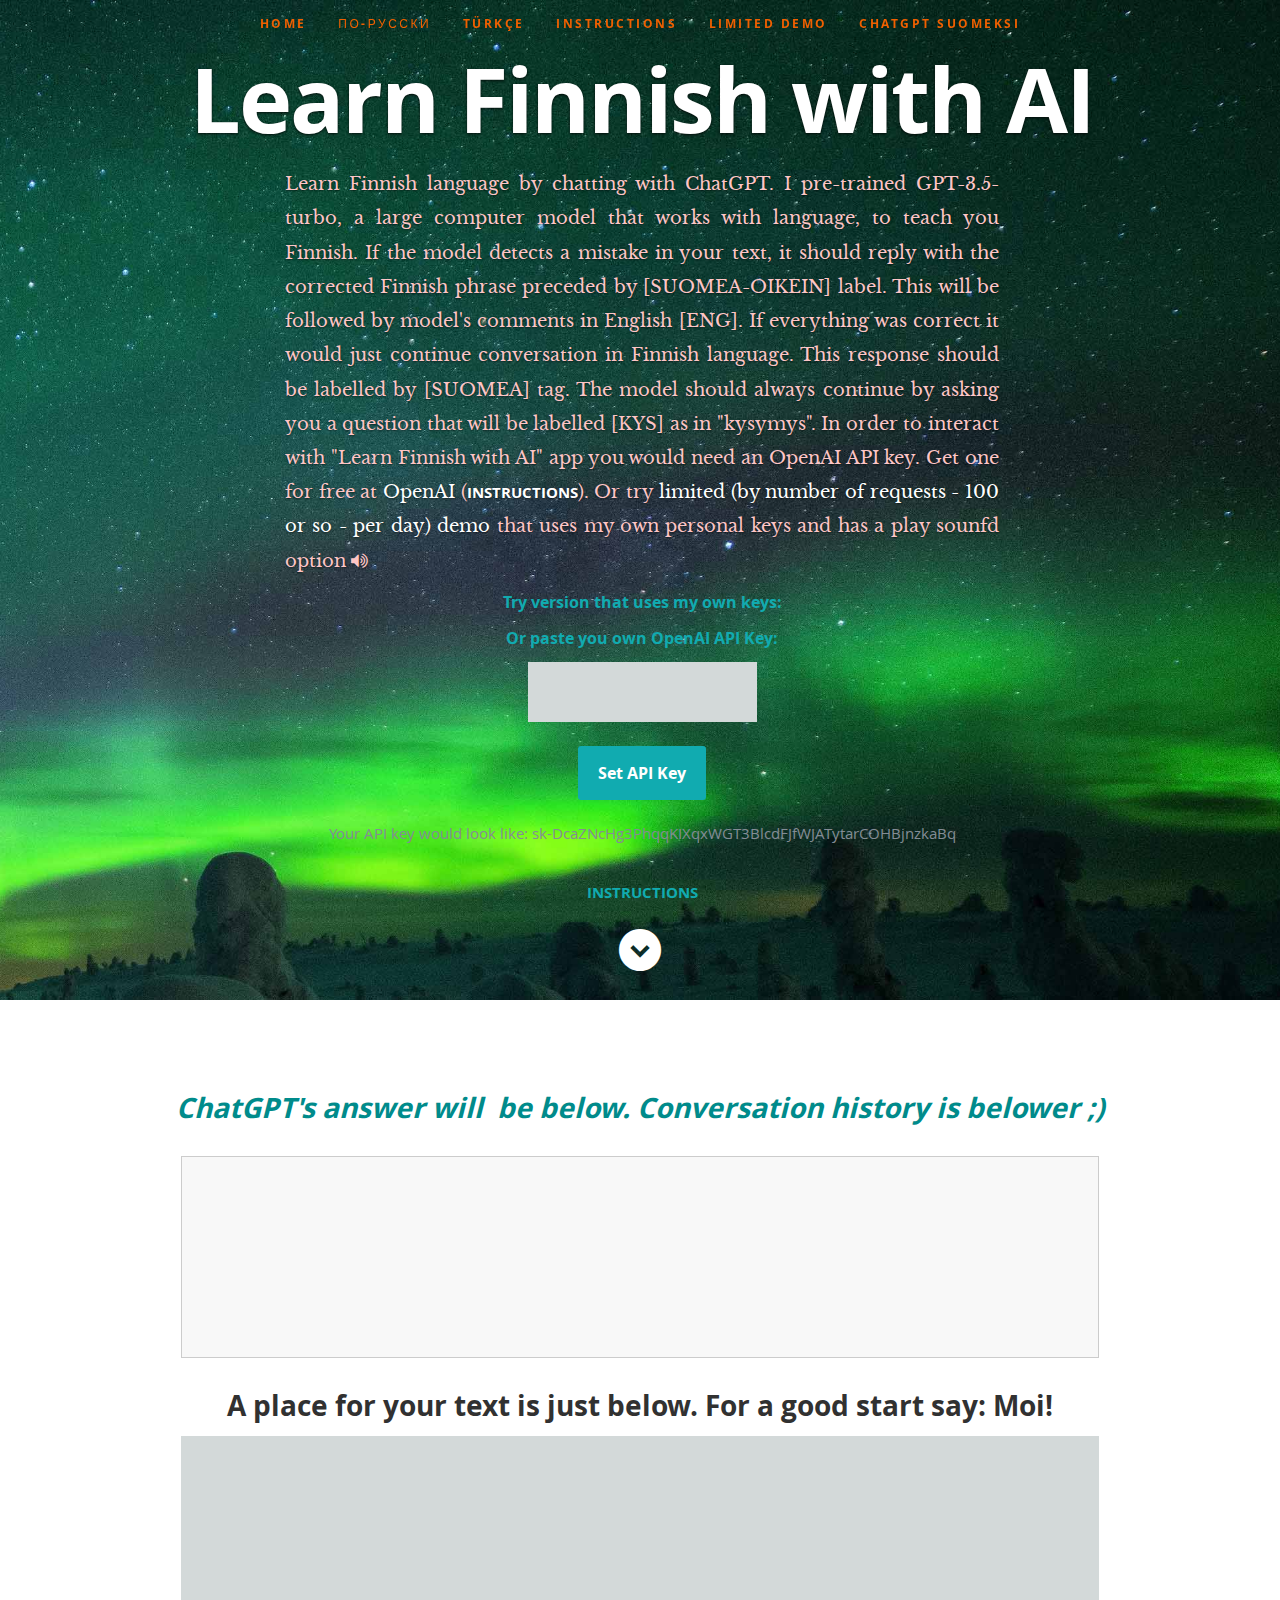
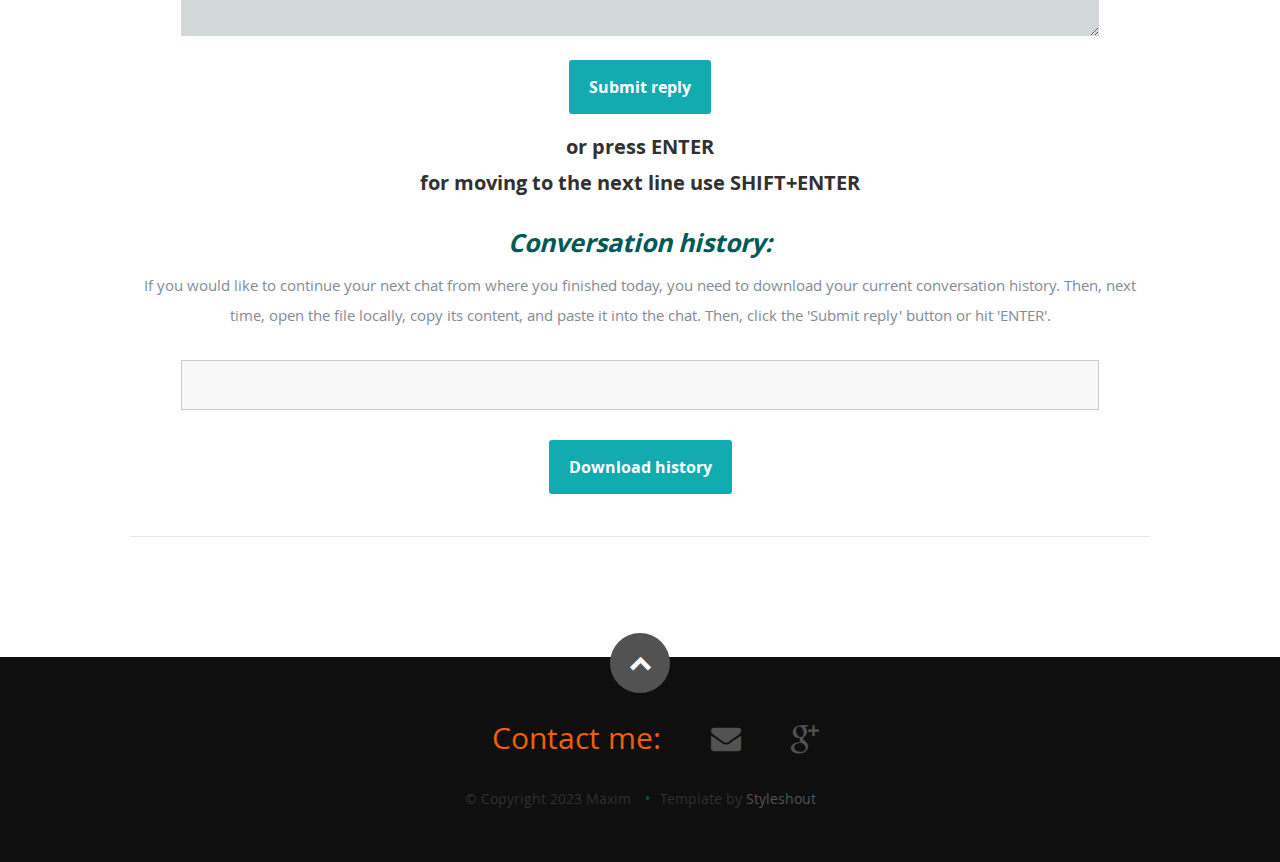
<file: index.html>
<!DOCTYPE html>
 <html lang="en">
     

<head>

<!-- Google tag (gtag.js) -->
<script async src="https://www.googletagmanager.com/gtag/js?id=G-YJV68SGKRT"></script>
<script>
  window.dataLayer = window.dataLayer || [];
  function gtag(){dataLayer.push(arguments);}
  gtag('js', new Date());

  gtag('config', 'G-YJV68SGKRT');
</script>

<!-- Yandex.Metrika counter -->
<script type="text/javascript" >
   (function(m,e,t,r,i,k,a){m[i]=m[i]||function(){(m[i].a=m[i].a||[]).push(arguments)};
   m[i].l=1*new Date();
   for (var j = 0; j < document.scripts.length; j++) {if (document.scripts[j].src === r) { return; }}
   k=e.createElement(t),a=e.getElementsByTagName(t)[0],k.async=1,k.src=r,a.parentNode.insertBefore(k,a)})
   (window, document, "script", "https://mc.yandex.ru/metrika/tag.js", "ym");

   ym(93363963, "init", {
        clickmap:true,
        trackLinks:true,
        accurateTrackBounce:true
   });
</script>

<!-- /Yandex.Metrika counter -->
	

		<!---Meta tags to help in removing browsers chache
   ================================================== -->
	
   <meta http-equiv="Cache-Control" content="no-cache, no-store, must-revalidate" />
   <meta http-equiv="Pragma" content="no-cache" />
   <meta http-equiv="Expires" content="0" />  
	
	

   <!--- Basic Page Needs
   ================================================== -->
  
 <!---  <meta charset="utf-8">  -->
   <meta http-equiv="Content-Type" 
      content="text/html; charset=utf-8">
	<title>Learn Finnish with ChatGPT</title>
	<meta name="description" content="Learn Finnish with AI">
	 <meta name="keywords" content="Learn finnish with ChatGPT">
	<meta name="author" content="Maxim">
	
	 <!-- Remove Cache Metas
   ================================================== -->
	<meta http-equiv="Cache-Control" content="no-store, no-cache, must-revalidate, max-age=0">
<meta http-equiv="Pragma" content="no-cache">
<meta http-equiv="Expires" content="0">


   <!-- Mobile Specific Metas
   ================================================== -->
	<meta name="viewport" content="width=device-width, initial-scale=1, maximum-scale=1">

	<!-- CSS
    ================================================== -->
   <link rel="stylesheet" href="css/default.css">
	<link rel="stylesheet" href="css/layout.css">
   <link rel="stylesheet" href="css/media-queries.css">
   <link rel="stylesheet" href="css/magnific-popup.css">

   <!-- Script
   ================================================== -->
	<script src="js/modernizr.js"></script>

   <!-- Favicons
	================================================== -->
	<link rel="shortcut icon" href="favicon.png" >

</head>

<body>

   <!-- Header
   ================================================== -->
   <header id="home">

      <nav id="nav-wrap">

         <a class="mobile-btn" href="#nav-wrap" title="Show navigation">Show navigation</a>
	      <a class="mobile-btn" href="#" title="Hide navigation">Hide navigation</a>

         <ul id="nav" class="nav">
            <li class="current"><a href="index.html">Home</a></li>
	    <li class="current"><a href="uchit_finskij-na-russkom-s-chatgpt.html">По-русски</a></li>
	    <li class="current"><a href="ChatGPT-ile-Fince-ogrenin.html">TÜRKÇE</a></li> 
            <li class="current"><a href="instructions.html">Instructions</a></li>
	    <li class="current"><a href="https://gptchatly.com/learn-finnish-with-chatgpt.html">Limited Demo</a></li>
	    <li class="current"><a href="https://gptchatly.com/chatgpt-suomeksi-suomi.html">ChatGPT Suomeksi</a></li>

			 
			 
	 <!-- 		<li class="current"><a href="ChatGPT-bez-rejestracji.html">Polski</a></li>
            <li class="current"><a href="ChatGPT-po-russki.html">Русский</a></li>
            <li class="current"><a href="ChatGPT-in-chinese.html">中国人</a></li> 
      -->
	         
         </ul> <!-- end #nav -->

      </nav> <!-- end #nav-wrap -->

      <div class="row banner">
         <div class="banner-text">
           <h1 class="responsive-headline">Learn Finnish with AI</h1>
           <h3 style="text-align:justify;">Learn Finnish language by chatting with ChatGPT. I pre-trained GPT-3.5-turbo, a large computer model that works with language, to teach you Finnish. If the model detects a mistake in your text, it should reply with the corrected Finnish phrase preceded by [SUOMEA-OIKEIN] label. This will be followed by model's comments in English [ENG]. If everything was correct it would just continue conversation in Finnish language. This response should be labelled by [SUOMEA] tag. The model should always continue by asking you a question that will be labelled [KYS] as in "kysymys". In order to interact with "Learn Finnish with AI" app you would need an OpenAI API key. Get one for free at <a href="https://platform.openai.com">OpenAI</a> (<a href="instructions.html"><b>INSTRUCTIONS</b></a>). Or try <a href="https://gptchatly.com/learn-finnish-with-chatgpt.html">limited (by number of requests - 100 or so - per day) demo</a> that uses my own personal keys and has a play sounfd option <i class="fa fa-volume-up" aria-hidden="true"></i></h3>
           <div class="row">

  <center>      <!-- Add this inside the <body> tag, preferably before the chat form -->
<div>
	<label for="api-key-input"><a href="https://gptchatly.com/learn-finnish-with-chatgpt.html">Try version that uses my own keys:</a></label>
	<label for="api-key-input"><a href="https://platform.openai.com">Or paste you own OpenAI API Key:</a></label>
  <input type="text" id="api-key-input" />
	<button id="set-api-key">Set API Key</button>
	<p> Your API key would look like: sk-DcaZNcHg3PhqqKIXqxWGT3BlcdFJfWJATytarCOHBjnzkaBq</p>
	
	<label for="set-api-key"> <a href="instructions.html"><b>INSTRUCTIONS</b></a></label>
  



	</div></center>
	</div>
         </div>
      </div>

      <p class="scrolldown">
         <a class="smoothscroll" href="#resume"><i class="icon-down-circle"></i></a>
      </p>

   </header> <!-- Header End -->




   <!-- Resume Section
   ================================================== -->
   <section id="resume">
	   
	   


	   
	   

      <!-- Work
      ----------------------------------------------- -->
      <div class="row work">
		  
		  <center><h2 style="color: darkcyan"><i>ChatGPT's answer will&nbsp; be below. Conversation history is belower ;)</i></h2>
		  <p>
		  </p>
   <div id="response-container" style="width: 90%; min-height: 50px; border: 1px solid #ccc; padding: 10px; box-sizing: border-box; background-color: #f8f8f8; white-space: pre-wrap; word-wrap: break-word;">
	<p id="please-wait" style="display: none;">Please wait just a bit...</p>   
    <p id="chatgpt-response" style="font-size: 24px; color: black;"></p>
    
</div></center>

		  <div> <p></p></div>
		  
<center><h2 style="text-align:center;">A place for your text is just below. For a good start say: Moi! </h2>
    <form id="chat-form">
      <label for="user-input"></label>
      <textarea id="user-input" style="width: 90%; height: 100px;" required></textarea>
	    
        <button type="submit">Submit reply</button>
		<h4>or press ENTER</h4>
	    <h4>for moving to the next line use SHIFT+ENTER</h4>
    </form></center>
      
      <p>
		  </p>
          <center> <h3 style="color: #005858"><i>Conversation history:</i></h3>
 <!--   <div id="response-container">  -->
   <center><p>If you would like to continue your next chat from where you finished today, you need to download your current conversation history. Then, next time, open the file locally, copy its content, and paste it into the chat. Then, click the 'Submit reply' button or hit 'ENTER'.</p>
   </center>
        <div id="conversation-history" style="width: 90%; min-height: 50px; border: 1px solid #ccc; padding: 10px; box-sizing: border-box; background-color: #f8f8f8; white-space: pre-wrap; word-wrap: break-word;"></div>
		  <!-- Add this button within your "response-container" div -->
           <p></p>
             <button id="download-history">Download history</button></center>

    </div>
	   

	</section>
	
	      <!-- footer
   ================================================== -->
   <footer>

      <div class="row">

         <div class="twelve columns">

            <ul class="social-links">
               <ul class="social">
               <li>Contact me: </li>
			<li><a href="mailto:GPTchatly@gmail.com"><i class="fa fa-envelope"></i></a></li>
               <li><a href="https://forms.gle/txsjwFGLGsriBfni9"><i class="fa fa-google-plus"></i></a></li>
              
               
            </ul>
            </ul>

            <ul class="copyright">
               <li>&copy; Copyright 2023 Maxim </li>
               <li>Template by <a href="http://www.styleshout.com/" title="Styleshout" target="_blank">Styleshout</a></li>   
            </ul>

         </div>

         <div id="go-top"><a class="smoothscroll" title="Back to Top" href="#home"><i class="icon-up-open"></i></a></div>

      </div>

   </footer> <!-- Footer End-->
   <!-- Java Script
   ================================================== -->
   <script src="https://ajax.googleapis.com/ajax/libs/jquery/2.2.4/jquery.min.js"></script>
   <script>window.jQuery || document.write('<script src="js/jquery-1.10.2.min.js"><\/script>')</script>
   <script type="text/javascript" src="js/jquery-migrate-1.2.1.min.js"></script>
<script src="app_fin.js"></script>
   <script src="js/jquery.flexslider.js"></script>
   <script src="js/waypoints.js"></script>
   <script src="js/jquery.fittext.js"></script>
   <script src="js/magnific-popup.js"></script>
 <!-- ... existing code ... -->

<script>
   // Get the conversation history element
   const conversationHistory = document.querySelector('#conversation-history');
 
   // Define the observer callback function
   const observerCallback = (mutationsList, observer) => {
  // Iterate through each mutation
  mutationsList.forEach((mutation) => {
    if (mutation.type === 'childList' && mutation.addedNodes.length > 0) {
      // Hide the first div with border-bottom style
      $('#conversation-history div[style="border-bottom: 1px solid #ccc;"]:first-of-type').hide();
    }
  });
};
   // Create the observer instance
   const observer = new MutationObserver(observerCallback);
 
   // Observe changes to the conversation history element
   observer.observe(conversationHistory, { childList: true });
 </script>
 

</body>

</html>
</file>
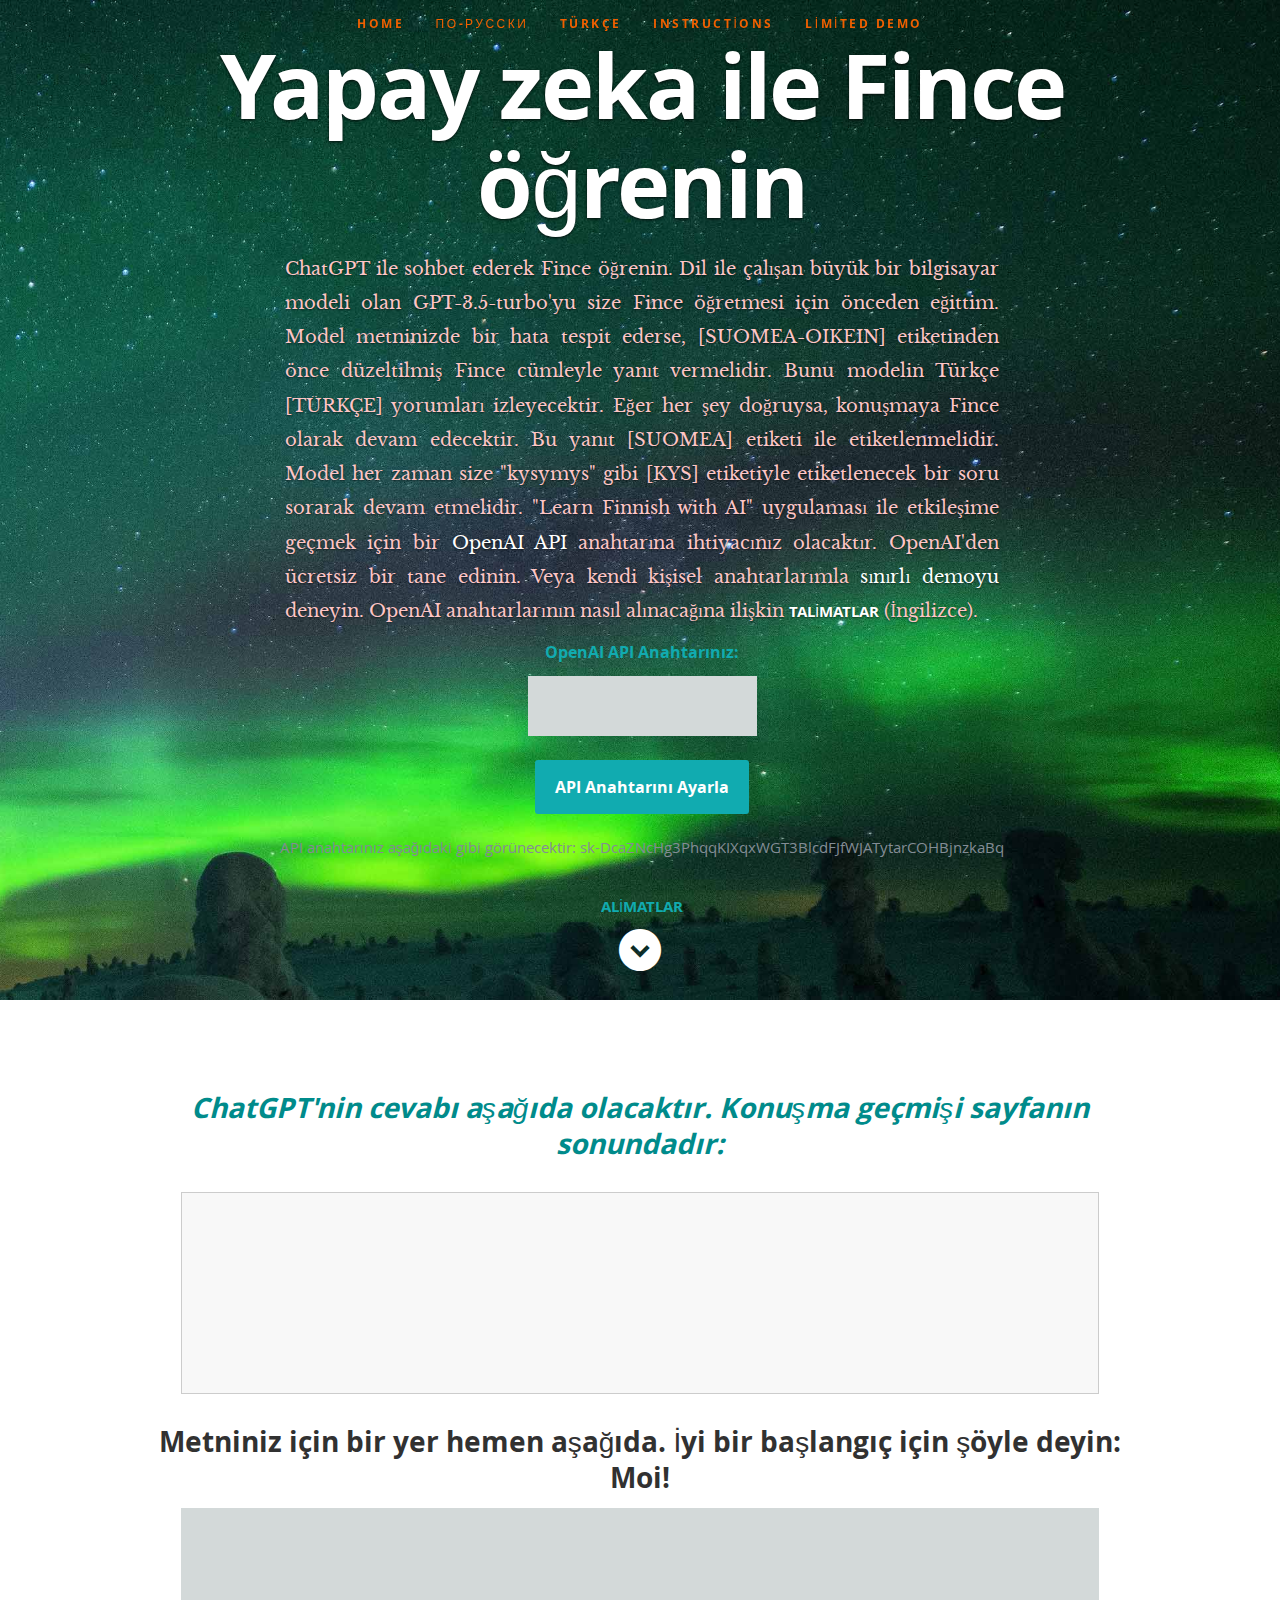
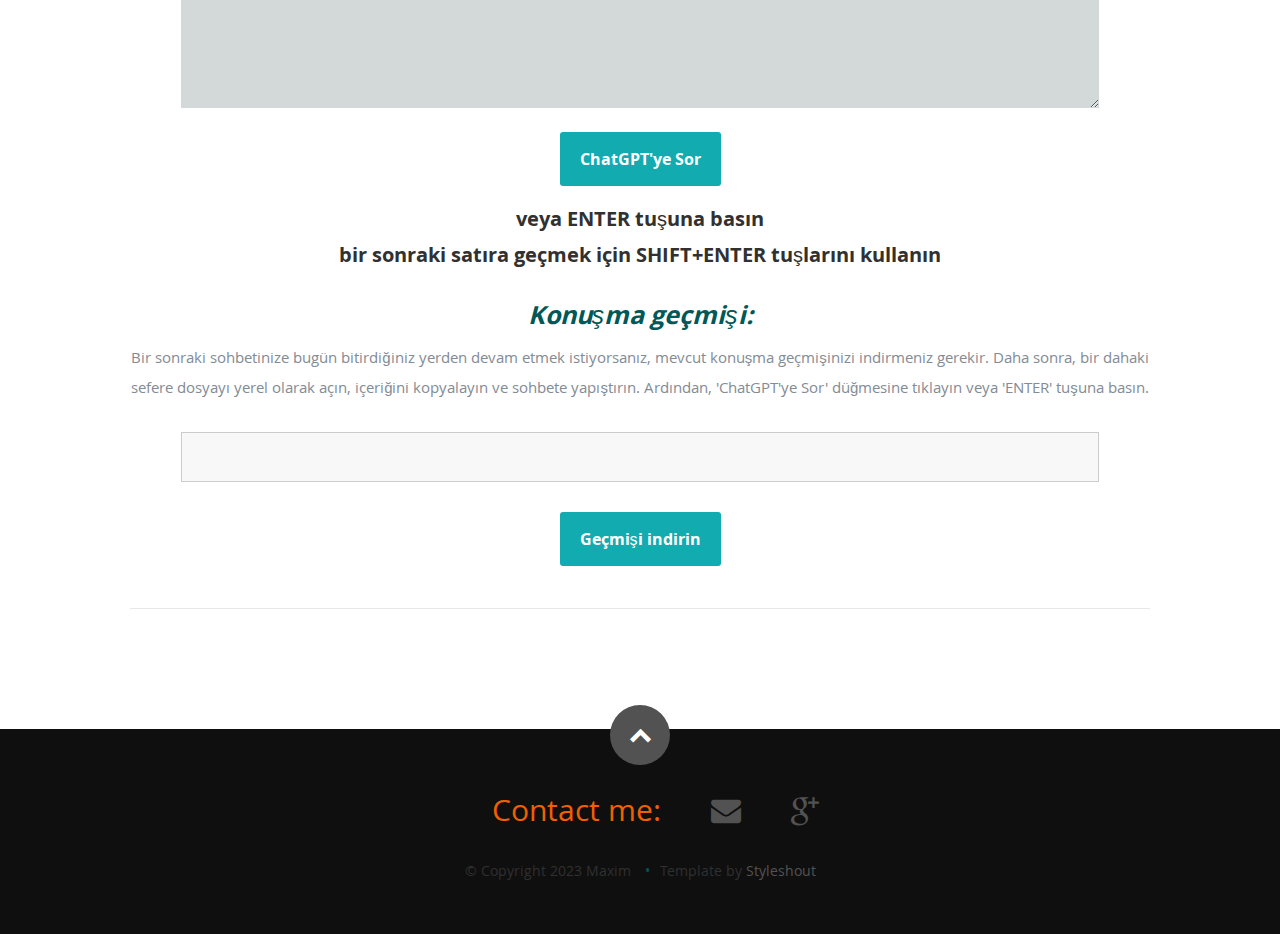
<file: ChatGPT-ile-Fince-ogrenin.html>
<!DOCTYPE html>
 <html lang="tr">
     

<head>

<!-- Google tag (gtag.js) -->
<script async src="https://www.googletagmanager.com/gtag/js?id=G-YJV68SGKRT"></script>
<script>
  window.dataLayer = window.dataLayer || [];
  function gtag(){dataLayer.push(arguments);}
  gtag('js', new Date());

  gtag('config', 'G-YJV68SGKRT');
</script>

<!-- Yandex.Metrika counter -->
<script type="text/javascript" >
   (function(m,e,t,r,i,k,a){m[i]=m[i]||function(){(m[i].a=m[i].a||[]).push(arguments)};
   m[i].l=1*new Date();
   for (var j = 0; j < document.scripts.length; j++) {if (document.scripts[j].src === r) { return; }}
   k=e.createElement(t),a=e.getElementsByTagName(t)[0],k.async=1,k.src=r,a.parentNode.insertBefore(k,a)})
   (window, document, "script", "https://mc.yandex.ru/metrika/tag.js", "ym");

   ym(93363963, "init", {
        clickmap:true,
        trackLinks:true,
        accurateTrackBounce:true
   });
</script>

<!-- /Yandex.Metrika counter -->
	

		<!---Meta tags to help in removing browsers chache
   ================================================== -->
	
   <meta http-equiv="Cache-Control" content="no-cache, no-store, must-revalidate" />
   <meta http-equiv="Pragma" content="no-cache" />
   <meta http-equiv="Expires" content="0" />  
	


   <!--- Basic Page Needs
   ================================================== -->
  
 <!---  <meta charset="utf-8">  -->
   <meta http-equiv="Content-Type" 
      content="text/html; charset=utf-8">
	<title>Learn Finnish with ChatGPT</title>
	<meta name="description" content="Learn Finnish with AI">
	 <meta name="keywords" content="Learn finnish with ChatGPT">
	<meta name="author" content="Maxim">

   <!-- Mobile Specific Metas
   ================================================== -->
	<meta name="viewport" content="width=device-width, initial-scale=1, maximum-scale=1">

	<!-- CSS
    ================================================== -->
   <link rel="stylesheet" href="css/default.css">
	<link rel="stylesheet" href="css/layout.css">
   <link rel="stylesheet" href="css/media-queries.css">
   <link rel="stylesheet" href="css/magnific-popup.css">

   <!-- Script
   ================================================== -->
	<script src="js/modernizr.js"></script>

   <!-- Favicons
	================================================== -->
	<link rel="shortcut icon" href="favicon.png" >

</head>

<body>

   <!-- Header
   ================================================== -->
   <header id="home">

      <nav id="nav-wrap">

         <a class="mobile-btn" href="#nav-wrap" title="Show navigation">Show navigation</a>
	      <a class="mobile-btn" href="#" title="Hide navigation">Hide navigation</a>

         <ul id="nav" class="nav">
            <li class="current"><a href="index.html">Home</a></li>
			<li class="current"><a href="uchit_finskij-na-russkom-s-chatgpt.html">По-русски</a></li>
			<li class="current"><a href="ChatGPT-ile-Fince-ogrenin.html">TÜRKÇE</a></li> 
            <li class="current"><a href="instructions.html">Instructions</a></li>
	    <li class="current"><a href="https://gptchatly.com/learn-finnish-with-chatgpt.html">Limited Demo</a></li>
			 
			 
	 <!-- 		<li class="current"><a href="ChatGPT-bez-rejestracji.html">Polski</a></li>
            <li class="current"><a href="ChatGPT-po-russki.html">Русский</a></li>
            <li class="current"><a href="ChatGPT-in-chinese.html">中国人</a></li> 
      -->
	         
         </ul> <!-- end #nav -->

      </nav> <!-- end #nav-wrap -->

      <div class="row banner">
         <div class="banner-text">
           <h1 class="responsive-headline">Yapay zeka ile Fince öğrenin</h1>
           <h3 style="text-align:justify;">ChatGPT ile sohbet ederek Fince öğrenin. Dil ile çalışan büyük bir bilgisayar modeli olan GPT-3.5-turbo'yu size Fince öğretmesi için önceden eğittim. Model metninizde bir hata tespit ederse, [SUOMEA-OIKEIN] etiketinden önce düzeltilmiş Fince cümleyle yanıt vermelidir. Bunu modelin Türkçe [TÜRKÇE] yorumları izleyecektir. Eğer her şey doğruysa, konuşmaya Fince olarak devam edecektir. Bu yanıt [SUOMEA] etiketi ile etiketlenmelidir. Model her zaman size "kysymys" gibi [KYS] etiketiyle etiketlenecek bir soru sorarak devam etmelidir. "Learn Finnish with AI" uygulaması ile etkileşime geçmek için bir <a href="https://platform.openai.com">OpenAI API</a> anahtarına ihtiyacınız olacaktır. OpenAI'den ücretsiz bir tane edinin. Veya kendi kişisel anahtarlarımla <a href="https://gptchatly.com/learn-finnish-with-chatgpt.html">sınırlı demoyu</a> deneyin. OpenAI anahtarlarının nasıl alınacağına ilişkin <a href="instructions.html"><b>TALİMATLAR</b></a> (İngilizce).</h3>
           <div class="row">

  <center>      <!-- Add this inside the <body> tag, preferably before the chat form -->
<div>
	<label for="api-key-input"><a href="https://platform.openai.com">OpenAI API Anahtarınız:</a></label>
  <input type="text" id="api-key-input" />
	<button id="set-api-key">API Anahtarını Ayarla</button>
	<p> API anahtarınız aşağıdaki gibi görünecektir: sk-DcaZNcHg3PhqqKIXqxWGT3BlcdFJfWJATytarCOHBjnzkaBq</p>
	<label for="set-api-key"> <a href="instructions.html"><b>ALİMATLAR</b></a></label>
  



	</div></center>
	</div>
         </div>
      </div>

      <p class="scrolldown">
         <a class="smoothscroll" href="#resume"><i class="icon-down-circle"></i></a>
      </p>

   </header> <!-- Header End -->




   <!-- Resume Section
   ================================================== -->
   <section id="resume">
	   
	   


	   
	   

      <!-- Work
      ----------------------------------------------- -->
      <div class="row work">
		  
		  <center><h2 style="color: darkcyan"><i>ChatGPT'nin cevabı aşağıda olacaktır. Konuşma geçmişi sayfanın sonundadır:</i></h2>
		  <p>
		  </p>
   <div id="response-container" style="width: 90%; min-height: 50px; border: 1px solid #ccc; padding: 10px; box-sizing: border-box; background-color: #f8f8f8; white-space: pre-wrap; word-wrap: break-word;">
	<p id="please-wait" style="display: none;">Lütfen biraz bekleyin...</p>   
    <p id="chatgpt-response" style="font-size: 24px; color: black;"></p>
    
</div></center>

		  <div> <p></p></div>
		  
<center><h2 style="text-align:center;">Metniniz için bir yer hemen aşağıda. İyi bir başlangıç için şöyle deyin: Moi! </h2>
    <form id="chat-form">
      <label for="user-input"></label>
      <textarea id="user-input" style="width: 90%; height: 100px;" required></textarea>
	    
        <button type="submit">ChatGPT'ye Sor</button>
		<h4>veya ENTER tuşuna basın</h4>
	    <h4>bir sonraki satıra geçmek için SHIFT+ENTER tuşlarını kullanın</h4>
    </form></center>
      
      <p>
		  </p>
          <center> <h3 style="color: #005858"><i>Konuşma geçmişi:</i></h3>
 <!--   <div id="response-container">  -->
   <center><p>Bir sonraki sohbetinize bugün bitirdiğiniz yerden devam etmek istiyorsanız, mevcut konuşma geçmişinizi indirmeniz gerekir. Daha sonra, bir dahaki sefere dosyayı yerel olarak açın, içeriğini kopyalayın ve sohbete yapıştırın. Ardından, 'ChatGPT'ye Sor' düğmesine tıklayın veya 'ENTER' tuşuna basın.</p>
   </center>
        <div id="conversation-history" style="width: 90%; min-height: 50px; border: 1px solid #ccc; padding: 10px; box-sizing: border-box; background-color: #f8f8f8; white-space: pre-wrap; word-wrap: break-word;"></div>
		  <!-- Add this button within your "response-container" div -->
           <p></p>
             <button id="download-history">Geçmişi indirin</button></center>

    </div>
	   

	</section>
	
	      <!-- footer
   ================================================== -->
   <footer>

      <div class="row">

         <div class="twelve columns">

            <ul class="social-links">
               <ul class="social">
               <li>Contact me: </li>
			<li><a href="mailto:GPTchatly@gmail.com"><i class="fa fa-envelope"></i></a></li>
               <li><a href="https://forms.gle/txsjwFGLGsriBfni9"><i class="fa fa-google-plus"></i></a></li>
              
               
            </ul>
            </ul>

            <ul class="copyright">
               <li>&copy; Copyright 2023 Maxim </li>
               <li>Template by <a href="http://www.styleshout.com/" title="Styleshout" target="_blank">Styleshout</a></li>   
            </ul>

         </div>

         <div id="go-top"><a class="smoothscroll" title="Back to Top" href="#home"><i class="icon-up-open"></i></a></div>

      </div>

   </footer> <!-- Footer End-->
   <!-- Java Script
   ================================================== -->
   <script src="https://ajax.googleapis.com/ajax/libs/jquery/2.2.4/jquery.min.js"></script>
   <script>window.jQuery || document.write('<script src="js/jquery-1.10.2.min.js"><\/script>')</script>
   <script type="text/javascript" src="js/jquery-migrate-1.2.1.min.js"></script>
<script src="app_turk.js"></script>
   <script src="js/jquery.flexslider.js"></script>
   <script src="js/waypoints.js"></script>
   <script src="js/jquery.fittext.js"></script>
   <script src="js/magnific-popup.js"></script>
 <!-- ... existing code ... -->

<script>
   // Get the conversation history element
   const conversationHistory = document.querySelector('#conversation-history');
 
   // Define the observer callback function
   const observerCallback = (mutationsList, observer) => {
  // Iterate through each mutation
  mutationsList.forEach((mutation) => {
    if (mutation.type === 'childList' && mutation.addedNodes.length > 0) {
      // Hide the first div with border-bottom style
      $('#conversation-history div[style="border-bottom: 1px solid #ccc;"]:first-of-type').hide();
    }
  });
};
   // Create the observer instance
   const observer = new MutationObserver(observerCallback);
 
   // Observe changes to the conversation history element
   observer.observe(conversationHistory, { childList: true });
 </script>
 

</body>

</html>
</file>
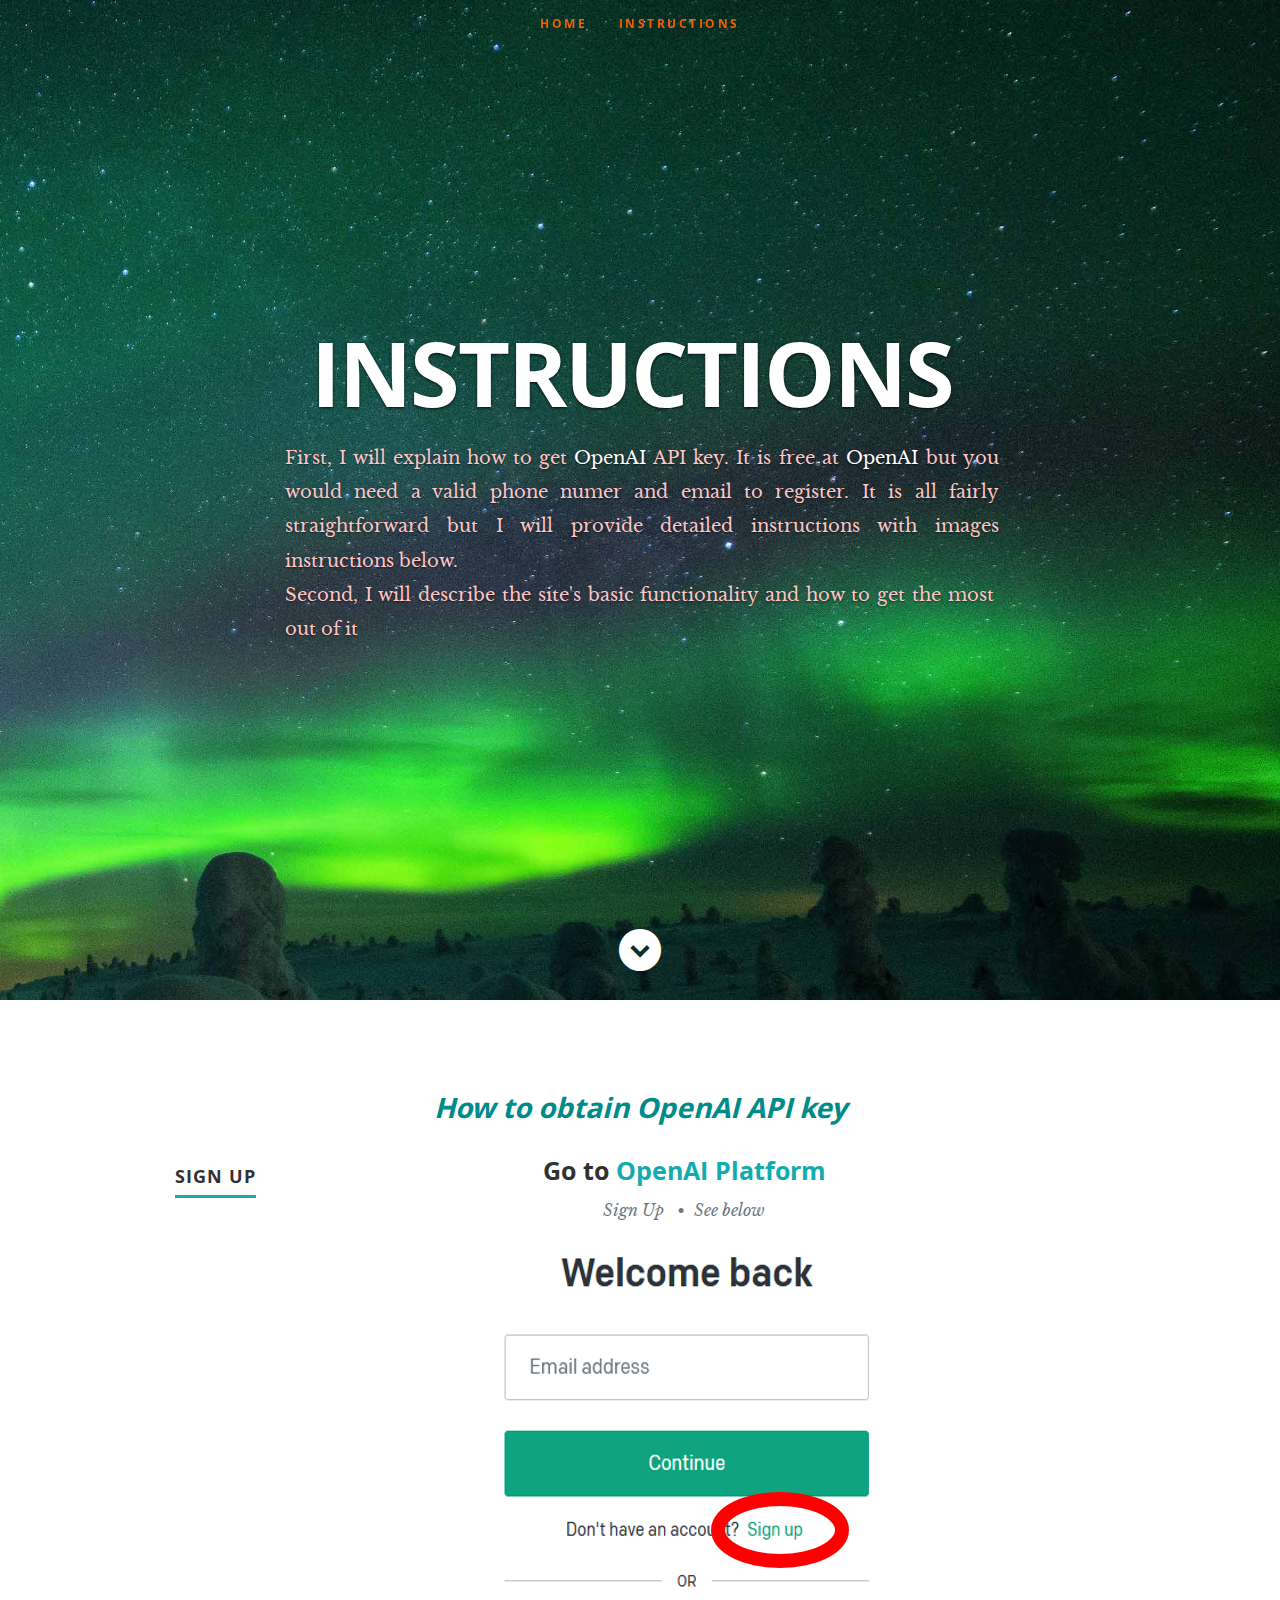
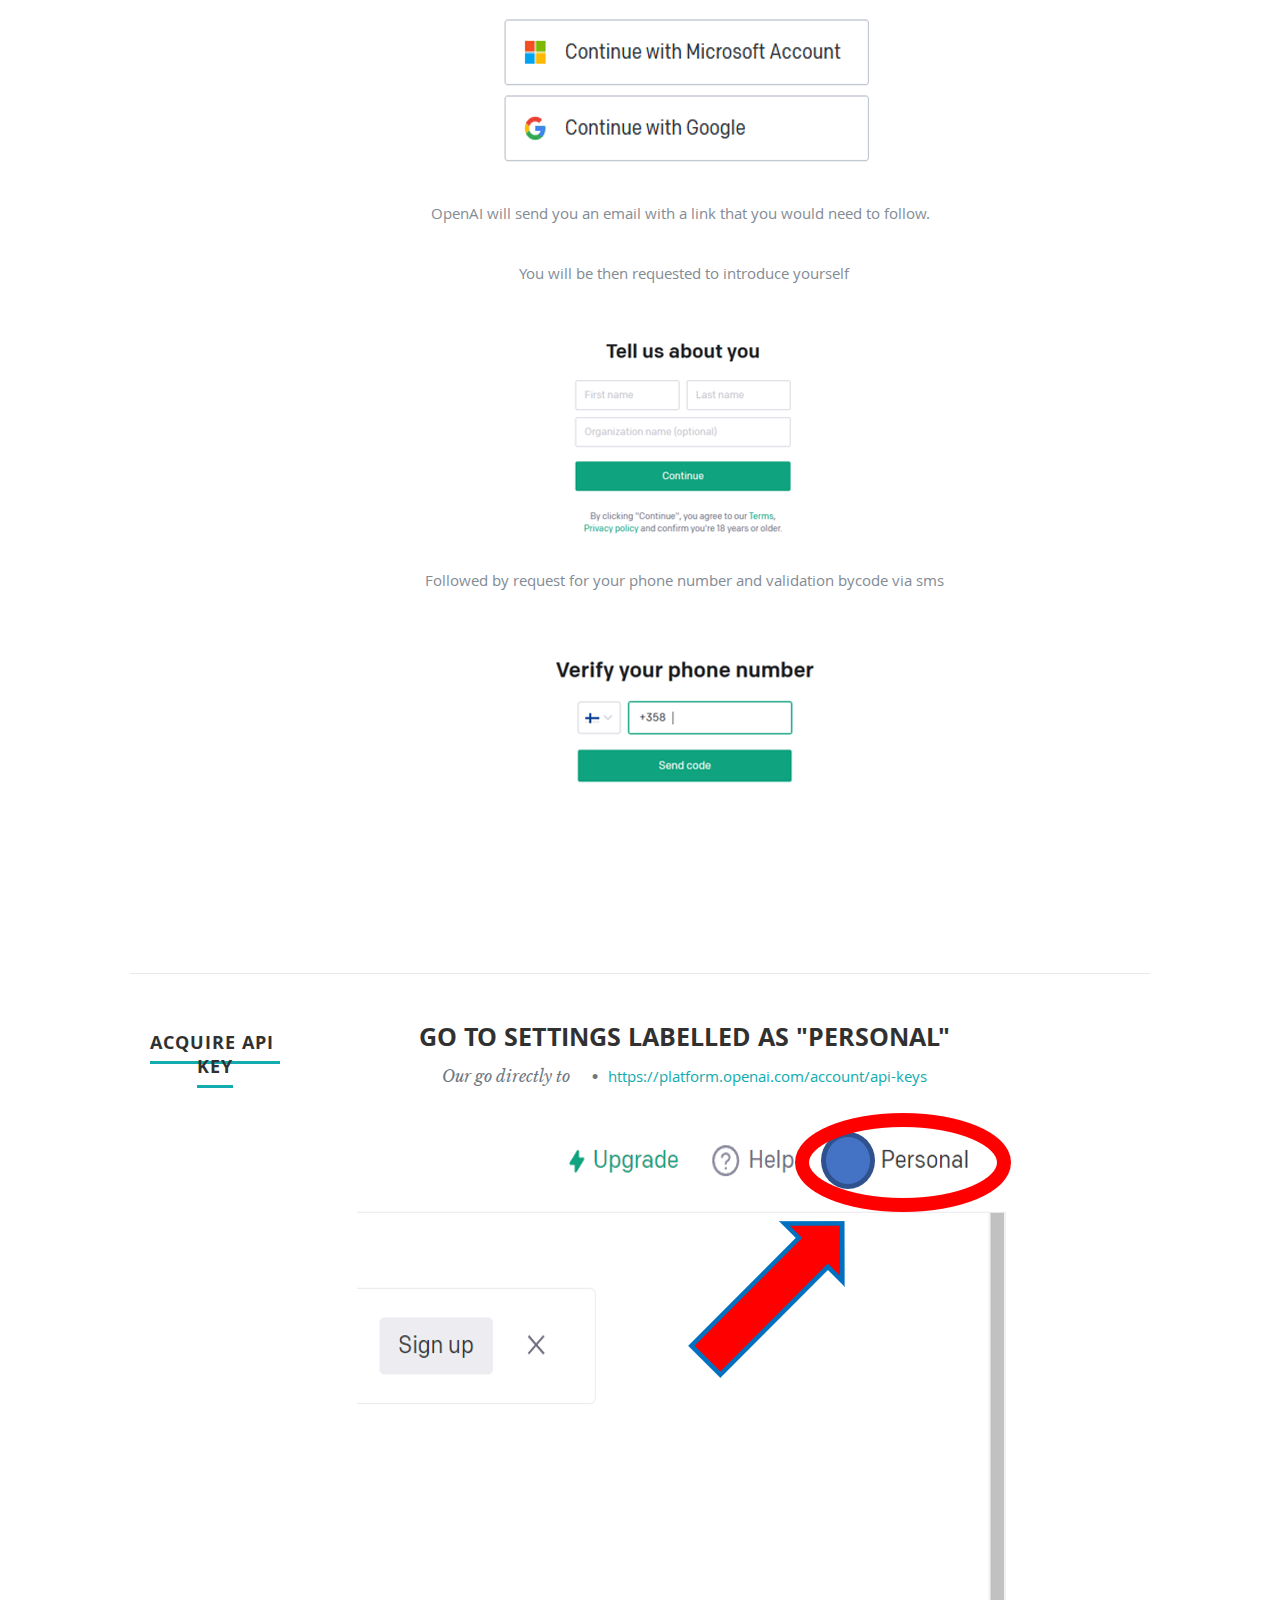
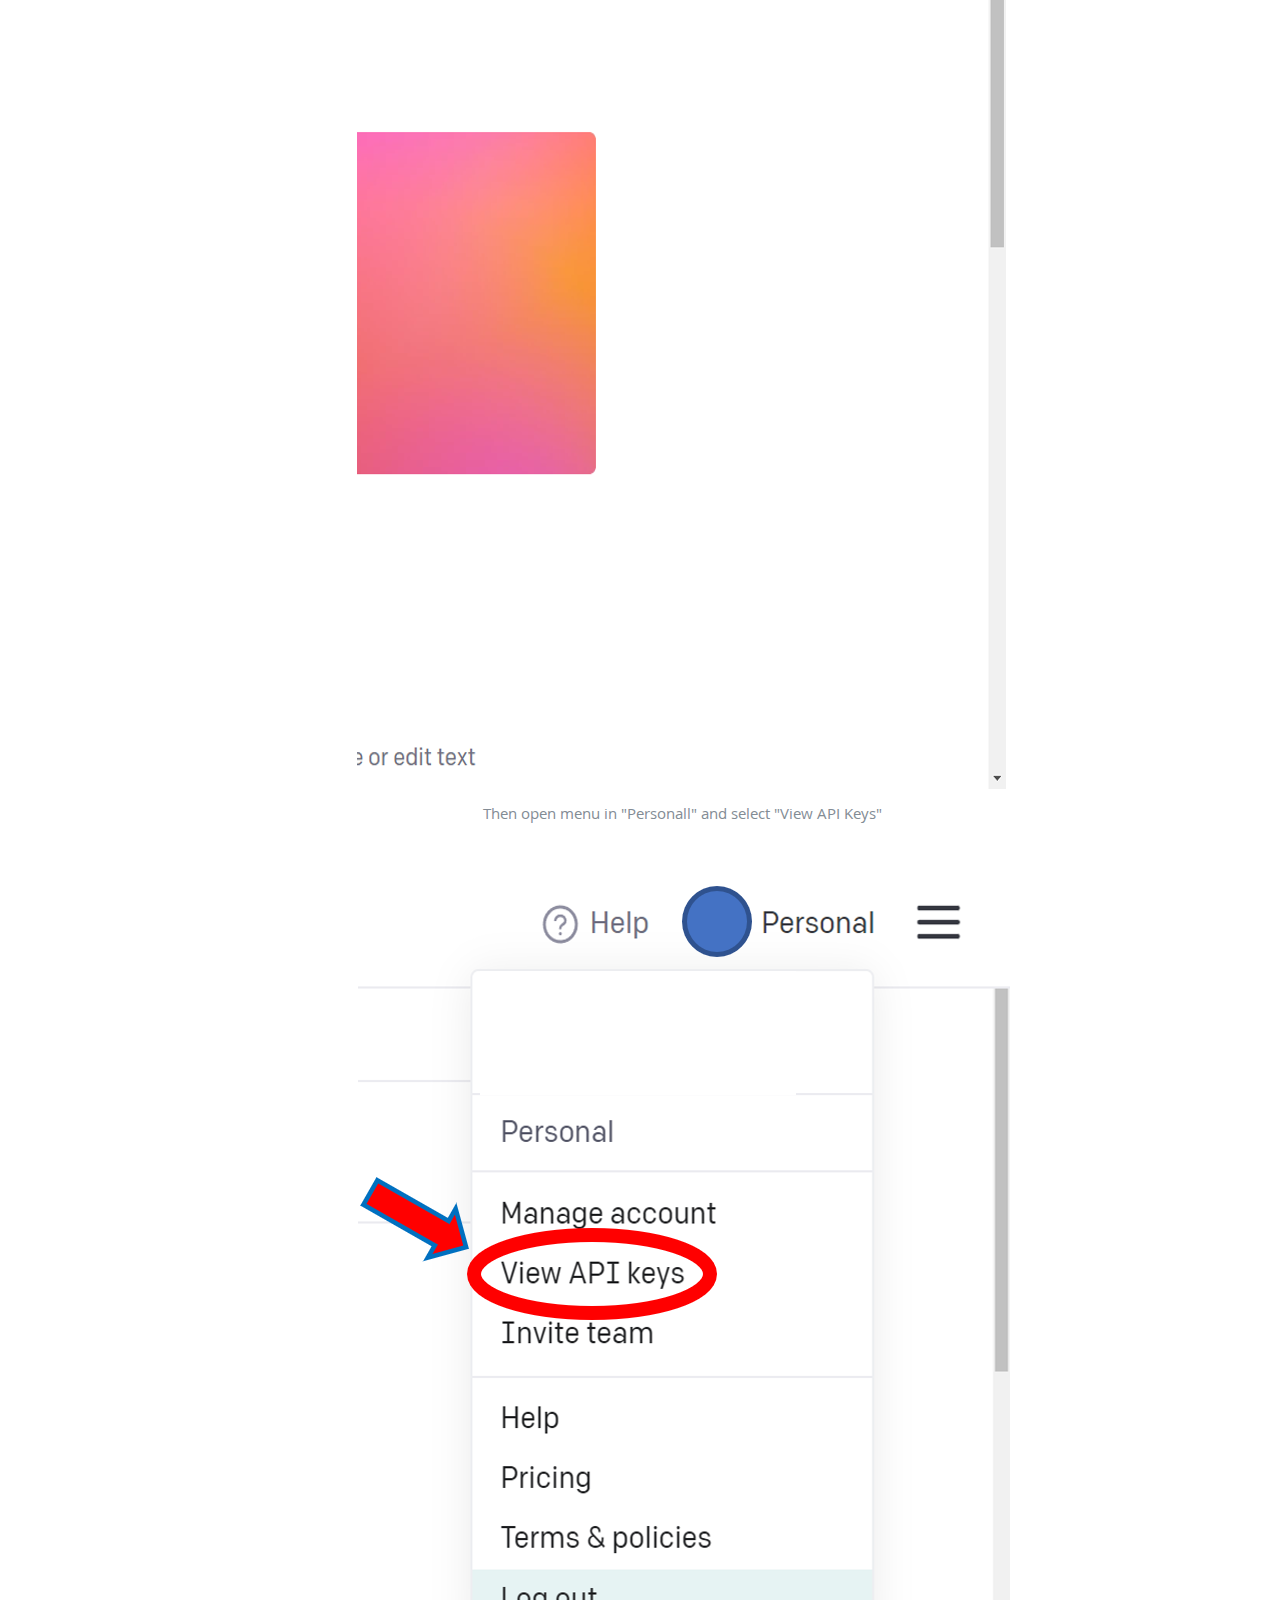
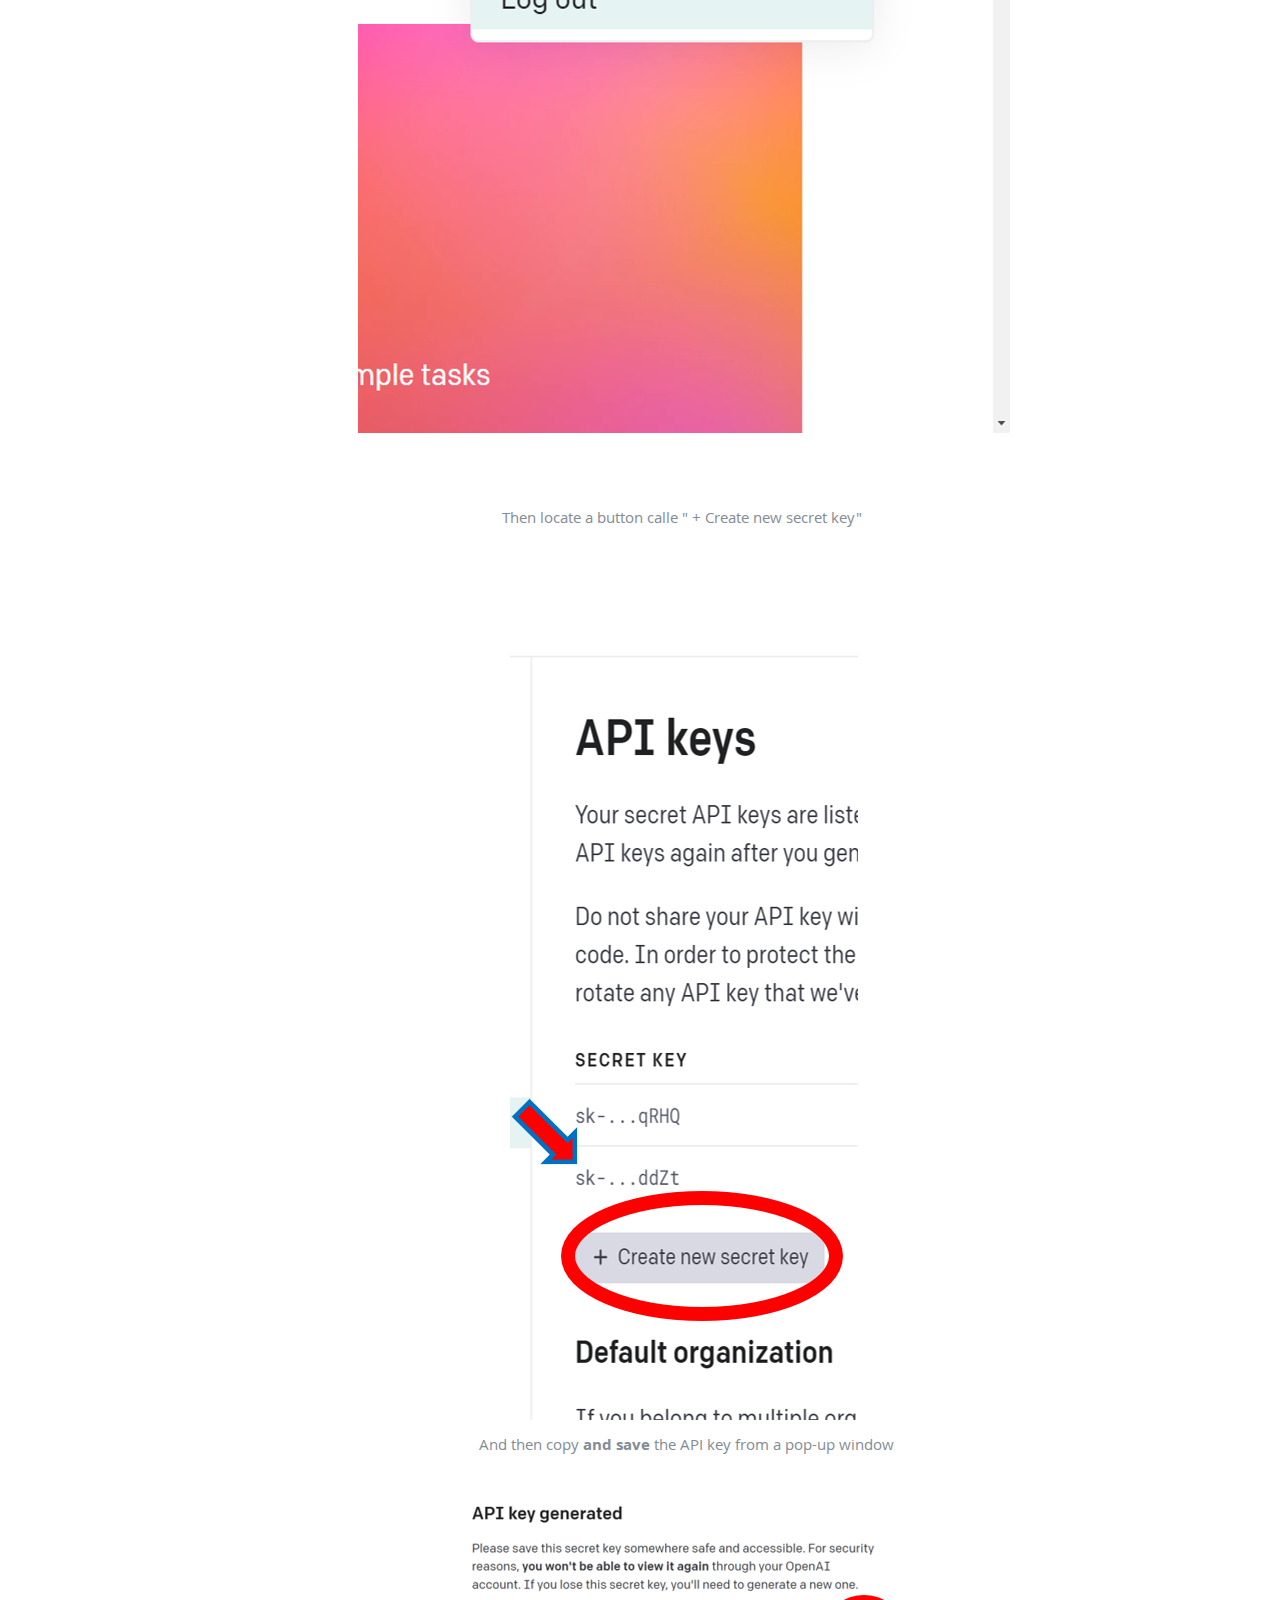
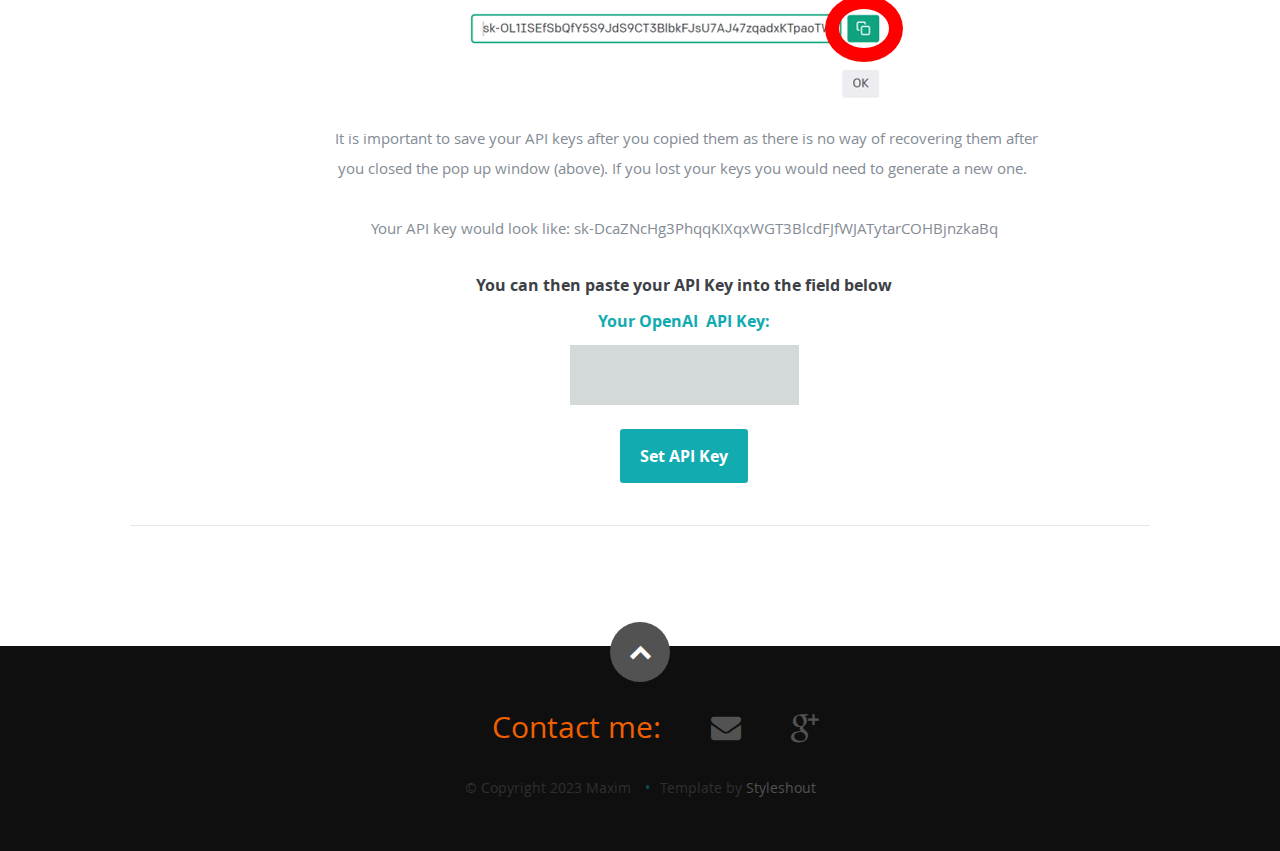
<file: instructions.html>
<!DOCTYPE html>
 <html lang="en">
     

<head>

<!-- Google tag (gtag.js) -->
<script async src="https://www.googletagmanager.com/gtag/js?id=G-YJV68SGKRT"></script>
<script>
  window.dataLayer = window.dataLayer || [];
  function gtag(){dataLayer.push(arguments);}
  gtag('js', new Date());

  gtag('config', 'G-YJV68SGKRT');
</script>

<!-- Yandex.Metrika counter -->
<script type="text/javascript" >
   (function(m,e,t,r,i,k,a){m[i]=m[i]||function(){(m[i].a=m[i].a||[]).push(arguments)};
   m[i].l=1*new Date();
   for (var j = 0; j < document.scripts.length; j++) {if (document.scripts[j].src === r) { return; }}
   k=e.createElement(t),a=e.getElementsByTagName(t)[0],k.async=1,k.src=r,a.parentNode.insertBefore(k,a)})
   (window, document, "script", "https://mc.yandex.ru/metrika/tag.js", "ym");

   ym(93363963, "init", {
        clickmap:true,
        trackLinks:true,
        accurateTrackBounce:true
   });
</script>

<!-- /Yandex.Metrika counter -->
	

		<!---Meta tags to help in removing browsers chache
   ================================================== -->
	
   <meta http-equiv="Cache-Control" content="no-cache, no-store, must-revalidate" />
   <meta http-equiv="Pragma" content="no-cache" />
   <meta http-equiv="Expires" content="0" />  
	


   <!--- Basic Page Needs
   ================================================== -->
  
 <!---  <meta charset="utf-8">  -->
   <meta http-equiv="Content-Type" 
      content="text/html; charset=utf-8">
	<title>Instructions - Learn Finnish with ChatGPT</title>
	<meta name="description" content="Learn Finnish with AI">
	 <meta name="keywords" content="Learn finnish with ChatGPT">
	<meta name="author" content="Maxim">

   <!-- Mobile Specific Metas
   ================================================== -->
	<meta name="viewport" content="width=device-width, initial-scale=1, maximum-scale=1">

	<!-- CSS
    ================================================== -->
   <link rel="stylesheet" href="css/default.css">
	<link rel="stylesheet" href="css/layout.css">
   <link rel="stylesheet" href="css/media-queries.css">
   <link rel="stylesheet" href="css/magnific-popup.css">

   <!-- Script
   ================================================== -->
	<script src="js/modernizr.js"></script>

   <!-- Favicons
	================================================== -->
	<link rel="shortcut icon" href="favicon.png" >

</head>

<body>

   <!-- Header
   ================================================== -->
   <header id="home">

      <nav id="nav-wrap">

         <a class="mobile-btn" href="#nav-wrap" title="Show navigation">Show navigation</a>
	      <a class="mobile-btn" href="#" title="Hide navigation">Hide navigation</a>

         <ul id="nav" class="nav">
            <li class="current"><a href="index.html">Home</a></li>
            <li class="current"><a href="instructions.html">Instructions</a></li>
	 <!-- 		<li class="current"><a href="ChatGPT-bez-rejestracji.html">Polski</a></li>
            <li class="current"><a href="ChatGPT-po-russki.html">Русский</a></li>
            <li class="current"><a href="ChatGPT-in-chinese.html">中国人</a></li> 
      -->
	         
         </ul> <!-- end #nav -->

      </nav> <!-- end #nav-wrap -->

      <div class="row banner">
         <div class="banner-text">
           <h1 class="responsive-headline">INSTRUCTIONS&nbsp;</h1>
           <h3 style="text-align:justify;"> First, I will explain how to get <a href="https://platform.openai.com">OpenAI</a> API key. It is free at <a href="https://platform.openai.com">OpenAI</a> but you would need a valid phone numer and email to register. It is all fairly straightforward but I will provide detailed instructions with images instructions below.</h3>
			 <h3 style="text-align:justify;"> Second, I will describe the site's basic functionality and how to get the most&nbsp; out of it</h3>
   
         </div>
      </div>

      <p class="scrolldown">
         <a class="smoothscroll" href="#resume"><i class="icon-down-circle"></i></a>
      </p>

   </header> <!-- Header End -->




   <!-- Resume Section
   ================================================== -->
   <section id="resume">
	   
      
		  
		  <center><h2 style="color: darkcyan"><i>How to obtain OpenAI API key </i></h2>
		  <p> </p>
<div class="row work">

         <div class="two columns header-col">
            <h1><span>SIGN UP</span></h1>
  </div>

         <div class="ten columns main-col">

            <div class="row item">

               <div class="twelve columns">

                  <h3>Go to <a href="https://platform.openai.com">OpenAI Platform</a></h3>
                  <p class="info">Sign Up&nbsp; <span>&bull;</span>&nbsp;See below</p>

                 <img src="images/instructions/OpenAI_login_page.png" alt=""/>
                 <p>OpenAI will send you an email with a link that you would need to follow.&nbsp;&nbsp;</p>
<p> You will be then requested to introduce yourself</p>
                  <img src="images/instructions/OpenAI_tell_us_anout_yuo.png" alt=""/>
                  <p>Followed by request for your phone number and validation bycode via sms</p>
                 <img src="images/instructions/OpenAI_verify_your_phone_numer.png" alt=""/>
                 <p>&nbsp;</p>
                  <p>&nbsp; </p>
              </div>

            </div> <!-- item end -->

            <div class="row item">

               <div class="twelve columns">

                  

               </div>

            </div> <!-- item end -->

         </div> <!-- main-col end -->

      </div> <!-- End Education -->


      <!-- Work
      ----------------------------------------------- -->
      <div class="row work">

         <div class="two columns header-col">
            <h1><span>ACQUIRE API&nbsp; KEY</span></h1>
         </div>

         <div class="ten columns main-col">

            <div class="row item">

               <div class="twelve columns">

                  <h3>GO TO SETTINGS LABELLED AS "PERSONAL"</h3>
                  <p class="info">Our go directly to&nbsp; &nbsp; <span>&bull;</span> <a href="https://platform.openai.com/account/api-keys"> <em class="date">https://platform.openai.com/account/api-keys</em></a></p>

                  <em><img src="images/instructions/OpenAI_settings.png" alt=""/></em>
                 <p>Then open menu in "Personall" and select "View API Keys"&nbsp;</p>
                  <img src="images/instructions/OpenAI_menu.png" alt=""/>
                 <p>&nbsp;</p>
                 <p>Then locate a button calle " + Create new secret key"&nbsp;</p>
                  <img src="images/instructions/Generate_API_keys.png" alt=""/>
                 <p>&nbsp;And then copy <strong>and save</strong> the API key from a pop-up window</p>
                  <img src="images/instructions/OpenAI_copy_your_keys.png" alt=""/>
                  <p>&nbsp;It is important to save your API keys after you copied them as there is no way of recovering them after you closed the pop up window (above). If you lost your keys you would need to generate a new one.&nbsp;</p>
				   <p> Your API key would look like: sk-DcaZNcHg3PhqqKIXqxWGT3BlcdFJfWJATytarCOHBjnzkaBq</p>
               </div>
				
				        <div class="row">

  <center>      <!-- Add this inside the <body> tag, preferably before the chat form -->
<div>
	<label for="api-key-input">You can then paste your API Key into the field below</label>
	<label for="api-key-input"><a href="https://platform.openai.com">Your OpenAI&nbsp; API Key:</a></label>
  <input type="text" id="api-key-input" />
	
	
  <button id="set-api-key">Set API Key</button>



	</div></center>
	</div>

            </div> <!-- item end -->

            

         </div> <!-- main-col end -->

      </div> <!-- End Work -->

	</section>
	
	      <!-- footer
   ================================================== -->
   <footer>

      <div class="row">

         <div class="twelve columns">

            <ul class="social-links">
               <ul class="social">
               <li>Contact me: </li>
			<li><a href="mailto:GPTchatly@gmail.com"><i class="fa fa-envelope"></i></a></li>
               <li><a href="https://forms.gle/txsjwFGLGsriBfni9"><i class="fa fa-google-plus"></i></a></li>
              
               
            </ul>
            </ul>

            <ul class="copyright">
               <li>&copy; Copyright 2023 Maxim </li>
               <li>Template by <a href="http://www.styleshout.com/" title="Styleshout" target="_blank">Styleshout</a></li>   
            </ul>

         </div>

         <div id="go-top"><a class="smoothscroll" title="Back to Top" href="#home"><i class="icon-up-open"></i></a></div>

      </div>

   </footer> <!-- Footer End-->
   <!-- Java Script
   ================================================== -->
   <script src="https://ajax.googleapis.com/ajax/libs/jquery/2.2.4/jquery.min.js"></script>
   <script>window.jQuery || document.write('<script src="js/jquery-1.10.2.min.js"><\/script>')</script>
   <script type="text/javascript" src="js/jquery-migrate-1.2.1.min.js"></script>
<script src="app_fin.js"></script>
   <script src="js/jquery.flexslider.js"></script>
   <script src="js/waypoints.js"></script>
   <script src="js/jquery.fittext.js"></script>
   <script src="js/magnific-popup.js"></script>
 <!-- ... existing code ... -->

<script>
   // Get the conversation history element
   const conversationHistory = document.querySelector('#conversation-history');
 
   // Define the observer callback function
   const observerCallback = (mutationsList, observer) => {
  // Iterate through each mutation
  mutationsList.forEach((mutation) => {
    if (mutation.type === 'childList' && mutation.addedNodes.length > 0) {
      // Hide the first div with border-bottom style
      $('#conversation-history div[style="border-bottom: 1px solid #ccc;"]:first-of-type').hide();
    }
  });
};
   // Create the observer instance
   const observer = new MutationObserver(observerCallback);
 
   // Observe changes to the conversation history element
   observer.observe(conversationHistory, { childList: true });
 </script>
 

</body>

</html>
</file>
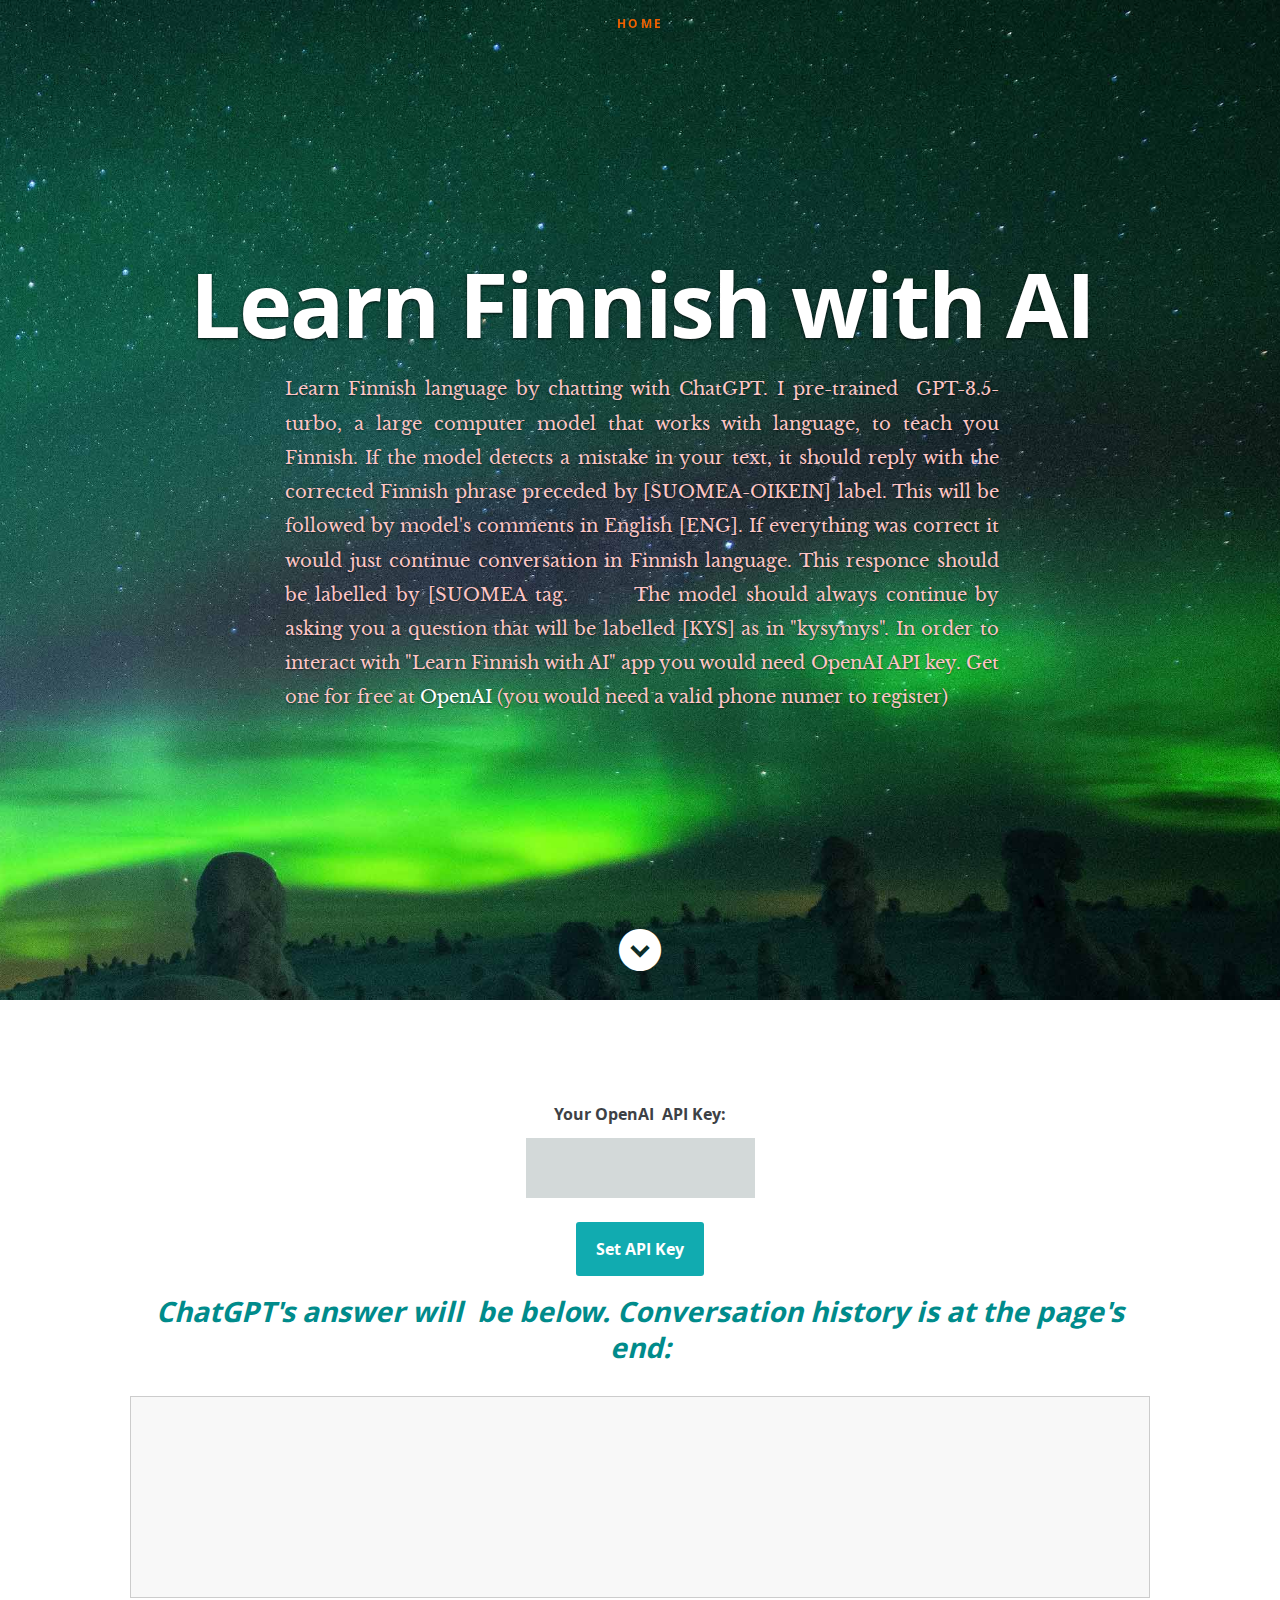
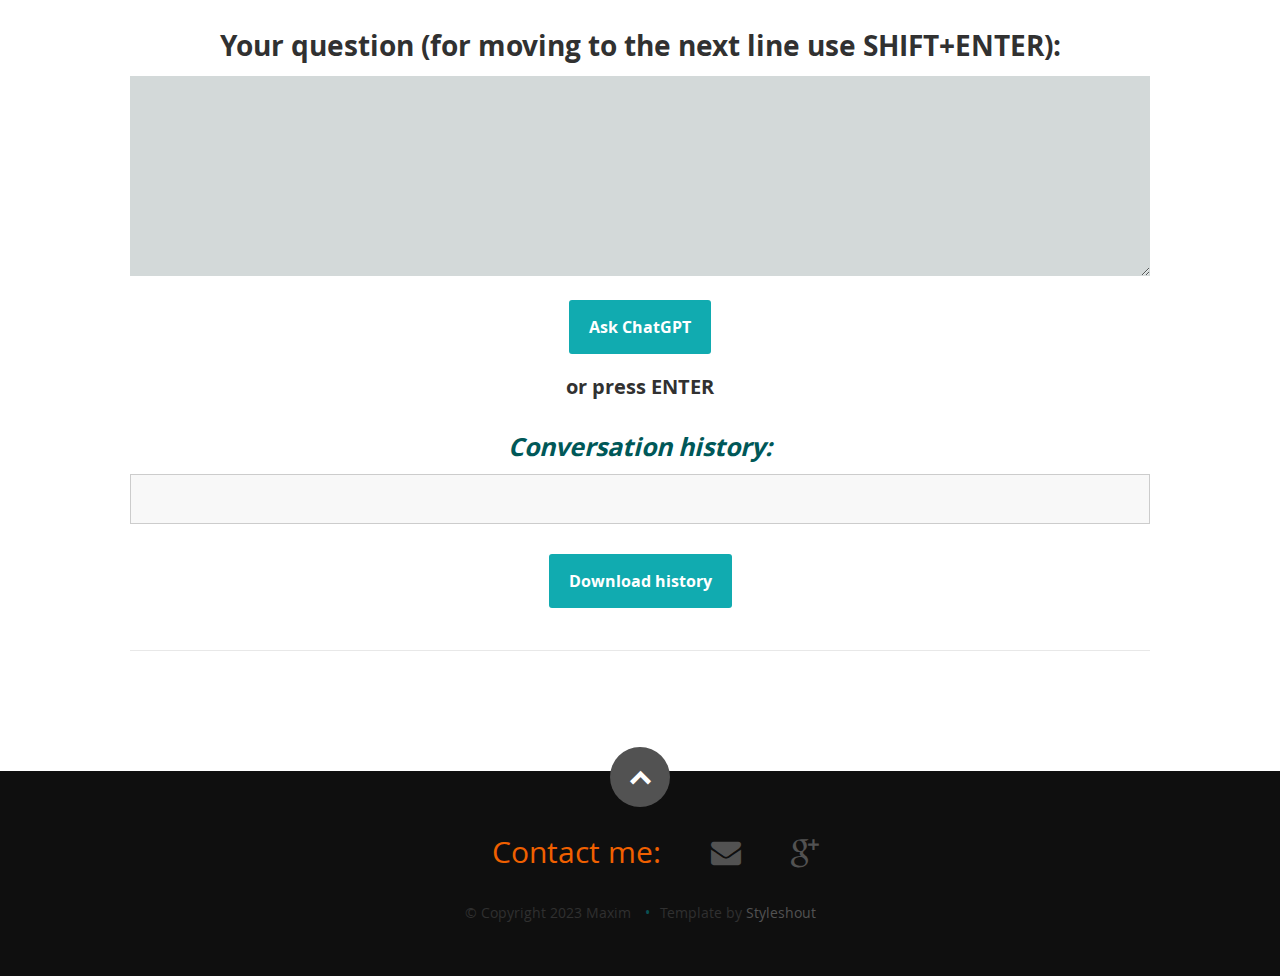
<file: learn-finnish.html>
<!DOCTYPE html>
 <html lang="en">
     
<!--[if lt IE 8 ]><html class="no-js ie ie7" lang="ru"> <![endif]-->
<!--[if IE 8 ]><html class="no-js ie ie8" lang="ru"> <![endif]-->
<!--[if (gte IE 8)|!(IE)]><!--><!--<![endif]-->
<head>
<!-- Google tag (gtag.js) -->
<script async src="https://www.googletagmanager.com/gtag/js?id=G-QGJHPSYCTQ"></script>
<script>
  window.dataLayer = window.dataLayer || [];
  function gtag(){dataLayer.push(arguments);}
  gtag('js', new Date());

  gtag('config', 'G-QGJHPSYCTQ');
</script>

<script async src="https://www.googletagmanager.com/gtag/js?id=G-QGJHPSYCTQ"></script>
<!-- Yandex tag  -->
<meta name="yandex-verification" content="0969de7ef026307f" />

   <!--- Basic Page Needs
   ================================================== -->
  
 <!---  <meta charset="utf-8">  -->
   <meta http-equiv="Content-Type" 
      content="text/html; charset=utf-8">
	<title>ChatGTP no registration</title>
	<meta name="description" content="ChatGPT without registration">
	 <meta name="keywords" content="ChatGPT without registration, ChatGPT no registration, ChatGPT no sign-up">
	<meta name="author" content="Maxim">

   <!-- Mobile Specific Metas
   ================================================== -->
	<meta name="viewport" content="width=device-width, initial-scale=1, maximum-scale=1">

	<!-- CSS
    ================================================== -->
   <link rel="stylesheet" href="css/default.css">
	<link rel="stylesheet" href="css/layout.css">
   <link rel="stylesheet" href="css/media-queries.css">
   <link rel="stylesheet" href="css/magnific-popup.css">

   <!-- Script
   ================================================== -->
	<script src="js/modernizr.js"></script>

   <!-- Favicons
	================================================== -->
	<link rel="shortcut icon" href="favicon.png" >

</head>

<body>

   <!-- Header
   ================================================== -->
   <header id="home">

      <nav id="nav-wrap">

         <a class="mobile-btn" href="#nav-wrap" title="Show navigation">Show navigation</a>
	      <a class="mobile-btn" href="#" title="Hide navigation">Hide navigation</a>

         <ul id="nav" class="nav">
            <li class="current"><a href="index.html">Home</a></li>
      <!--      <li class="current"><a href="ChatGPT-sin-necesidad-de-registrarse.html">Español</a></li>
			<li class="current"><a href="ChatGPT-bez-rejestracji.html">Polski</a></li>
            <li class="current"><a href="ChatGPT-po-russki.html">Русский</a></li>
            <li class="current"><a href="ChatGPT-in-chinese.html">中国人</a></li> 
      -->
	         
         </ul> <!-- end #nav -->

      </nav> <!-- end #nav-wrap -->

      <div class="row banner">
         <div class="banner-text">
           <h1 class="responsive-headline">Learn Finnish with AI</h1>
           <h3 style="text-align:justify;">Learn Finnish language by chatting with ChatGPT. I pre-trained&nbsp; GPT-3.5-turbo,&nbsp;a large computer model that works with language, to teach you Finnish. If the model detects a mistake in your text, it should reply with the corrected Finnish phrase preceded by [SUOMEA-OIKEIN] label. This will be followed by model's comments in English [ENG]. If everything was correct it would just continue conversation in Finnish language. This responce should be labelled by&nbsp;[SUOMEA tag.&nbsp; &nbsp; &nbsp; &nbsp; The model should always continue by asking you a question that will be labelled [KYS] as in "kysymys". In order to interact with "Learn Finnish with AI" app you would need OpenAI API key. Get one for free at <a href="https://platform.openai.com">OpenAI</a> (you would need a valid phone numer to register)</h3>
           
         </div>
      </div>

      <p class="scrolldown">
         <a class="smoothscroll" href="#resume"><i class="icon-down-circle"></i></a>
      </p>

   </header> <!-- Header End -->




   <!-- Resume Section
   ================================================== -->
   <section id="resume">
	   
	   
<div class="row">

  <center>      <!-- Add this inside the <body> tag, preferably before the chat form -->
<div>
  <label for="api-key-input">Your OpenAI&nbsp; API Key:</label>
  <input type="text" id="api-key-input" />
  <button id="set-api-key">Set API Key</button>



	</div></center>
	</div>

	   
	   

      <!-- Work
      ----------------------------------------------- -->
      <div class="row work">
		  
		  <center><h2 style="color: darkcyan"><i>ChatGPT's answer will&nbsp; be below. Conversation history is at the page's end:</i></h2></center>
		  <p>
		  </p>
   <div id="response-container" style="width: 100%; min-height: 50px; border: 1px solid #ccc; padding: 10px; box-sizing: border-box; background-color: #f8f8f8; white-space: pre-wrap; word-wrap: break-word;">
	<p id="please-wait" style="display: none;">Please wait just a bit...</p>   
    <p id="chatgpt-response" style="font-size: 24px; color: black;"></p>
    
</div>

		  <div> <p></p></div>
		  
 <h2 style="text-align:center;">Your question (for moving to the next line use SHIFT+ENTER):</h2>
    <form id="chat-form">
      <label for="user-input"></label>
      <textarea id="user-input" style="width: 100%; height: 100px;" required></textarea>
        <center><button type="submit">Ask ChatGPT</button></center>
		<center><h4>or press ENTER</h4></center>
    </form>
      
      <p>
		  </p>
          <center> <h3 style="color: #005858"><i>Conversation history:</i></h3></center>
 <!--   <div id="response-container">  -->
   
        <div id="conversation-history" style="width: 100%; min-height: 50px; border: 1px solid #ccc; padding: 10px; box-sizing: border-box; background-color: #f8f8f8; white-space: pre-wrap; word-wrap: break-word;"></div>
		  <!-- Add this button within your "response-container" div -->
           <p></p>
             <center><button id="download-history">Download history</button></center>

    </div>
	   

	</section>
	
	      <!-- footer
   ================================================== -->
   <footer>

      <div class="row">

         <div class="twelve columns">

            <ul class="social-links">
               <ul class="social">
               <li>Contact me: </li>
			<li><a href="mailto:GPTchatly@gmail.com"><i class="fa fa-envelope"></i></a></li>
               <li><a href="https://forms.gle/txsjwFGLGsriBfni9"><i class="fa fa-google-plus"></i></a></li>
              
               
            </ul>
            </ul>

            <ul class="copyright">
               <li>&copy; Copyright 2023 Maxim </li>
               <li>Template by <a href="http://www.styleshout.com/" title="Styleshout" target="_blank">Styleshout</a></li>   
            </ul>

         </div>

         <div id="go-top"><a class="smoothscroll" title="Back to Top" href="#home"><i class="icon-up-open"></i></a></div>

      </div>

   </footer> <!-- Footer End-->
   <!-- Java Script
   ================================================== -->
   <script src="https://ajax.googleapis.com/ajax/libs/jquery/3.6.0/jquery.min.js"></script>
   <script>window.jQuery || document.write('<script src="js/jquery-1.10.2.min.js"><\/script>')</script>
   <script type="text/javascript" src="js/jquery-migrate-1.2.1.min.js"></script>
<script src="app_fin.js"></script>
   <script src="js/jquery.flexslider.js"></script>
   <script src="js/waypoints.js"></script>
   <script src="js/jquery.fittext.js"></script>
   <script src="js/magnific-popup.js"></script>
 <!-- ... existing code ... -->

<script>
   // Get the conversation history element
   const conversationHistory = document.querySelector('#conversation-history');
 
   // Define the observer callback function
   const observerCallback = (mutationsList, observer) => {
  // Iterate through each mutation
  mutationsList.forEach((mutation) => {
    if (mutation.type === 'childList' && mutation.addedNodes.length > 0) {
      // Hide the first div with border-bottom style
      $('#conversation-history div[style="border-bottom: 1px solid #ccc;"]:first-of-type').hide();
    }
  });
};
   // Create the observer instance
   const observer = new MutationObserver(observerCallback);
 
   // Observe changes to the conversation history element
   observer.observe(conversationHistory, { childList: true });
 </script>
 

</body>

</html>
</file>
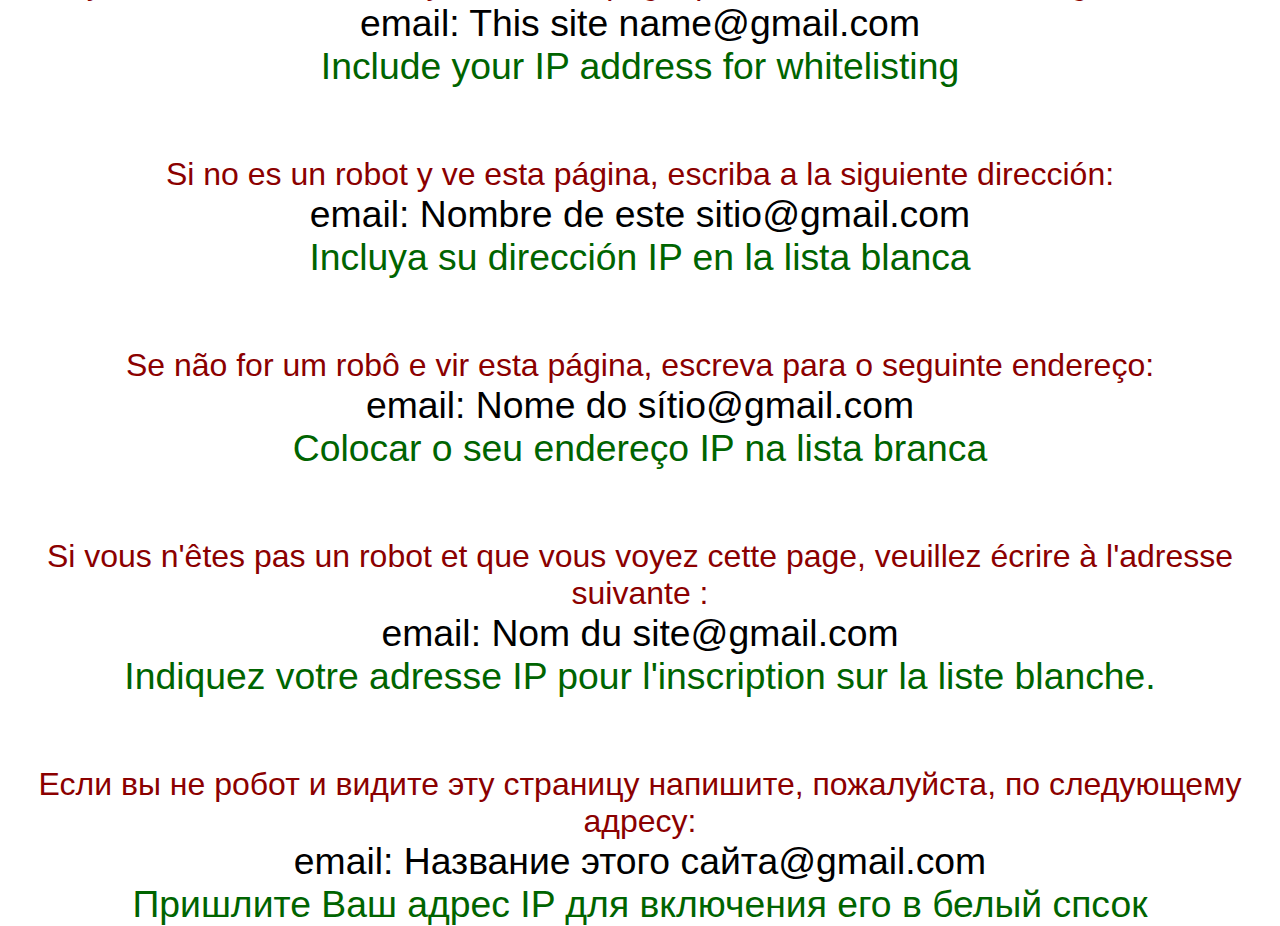
<file: no-bots.html>
<!DOCTYPE html>
<html lang="en">
<head>
<meta charset="UTF-8">
<meta name="viewport" content="width=device-width, initial-scale=1.0">
<title>No BOTS</title>
  
<style>
  /* CSS to center the content of the body vertically and horizontally */
  body {
    display: flex;
    flex-direction: column;
    align-items: center;
    justify-content: center;
    height: 100vh;
    margin: 0;
    
    font-family: Arial, sans-serif;
  }
  /* CSS for the first line of text */
  .dark-red-text {
    color: darkred;
    font-size: 24pt;
    margin-top:20px;
    text-align: center;
  }
  /* CSS for the second line of text */
  .black-text {
    color: black;
    font-size: 28pt;
    text-align: center;
  }

    .green-text {
    color: darkgreen;
    font-size: 28pt;
    
    margin-bottom:30px;
    text-align: center;
  }

</style>
</head>
<body>
 
<div class="dark-red-text">If you are not a robot and you see this page, please write to the following address:</div>
<div class="black-text">email: This site name@gmail.com</div>
  <div class="green-text">Include your IP address for whitelisting</div>
<br> <div></div>
  <div class="dark-red-text"> Si no es un robot y ve esta página, escriba a la siguiente dirección:</div>
<div class="black-text">email: Nombre de este sitio@gmail.com</div>
  <div class="green-text">Incluya su dirección IP en la lista blanca</div>
  <br><div></div>
  <div class="dark-red-text"> Se não for um robô e vir esta página, escreva para o seguinte endereço:</div>
<div class="black-text">email: Nome do sítio@gmail.com</div>
  <div class="green-text">Colocar o seu endereço IP na lista branca</div>
  <br><div></div>
  
<div class="dark-red-text">Si vous n'êtes pas un robot et que vous voyez cette page, veuillez écrire à l'adresse suivante :</div>
<div class="black-text">email: Nom du site@gmail.com</div>
  <div class="green-text">Indiquez votre adresse IP pour l'inscription sur la liste blanche.</div>
  <br><div></div>
  <div class="dark-red-text">Если вы не робот и видите эту страницу напишите, пожалуйста,  по следующему адресу:</div>
<div class="black-text">email: Название этого сайта@gmail.com</div>
  <div class="green-text">Пришлите Ваш адрес IP для включения его в белый спсок</div>

 
</body>
</html>
</file>
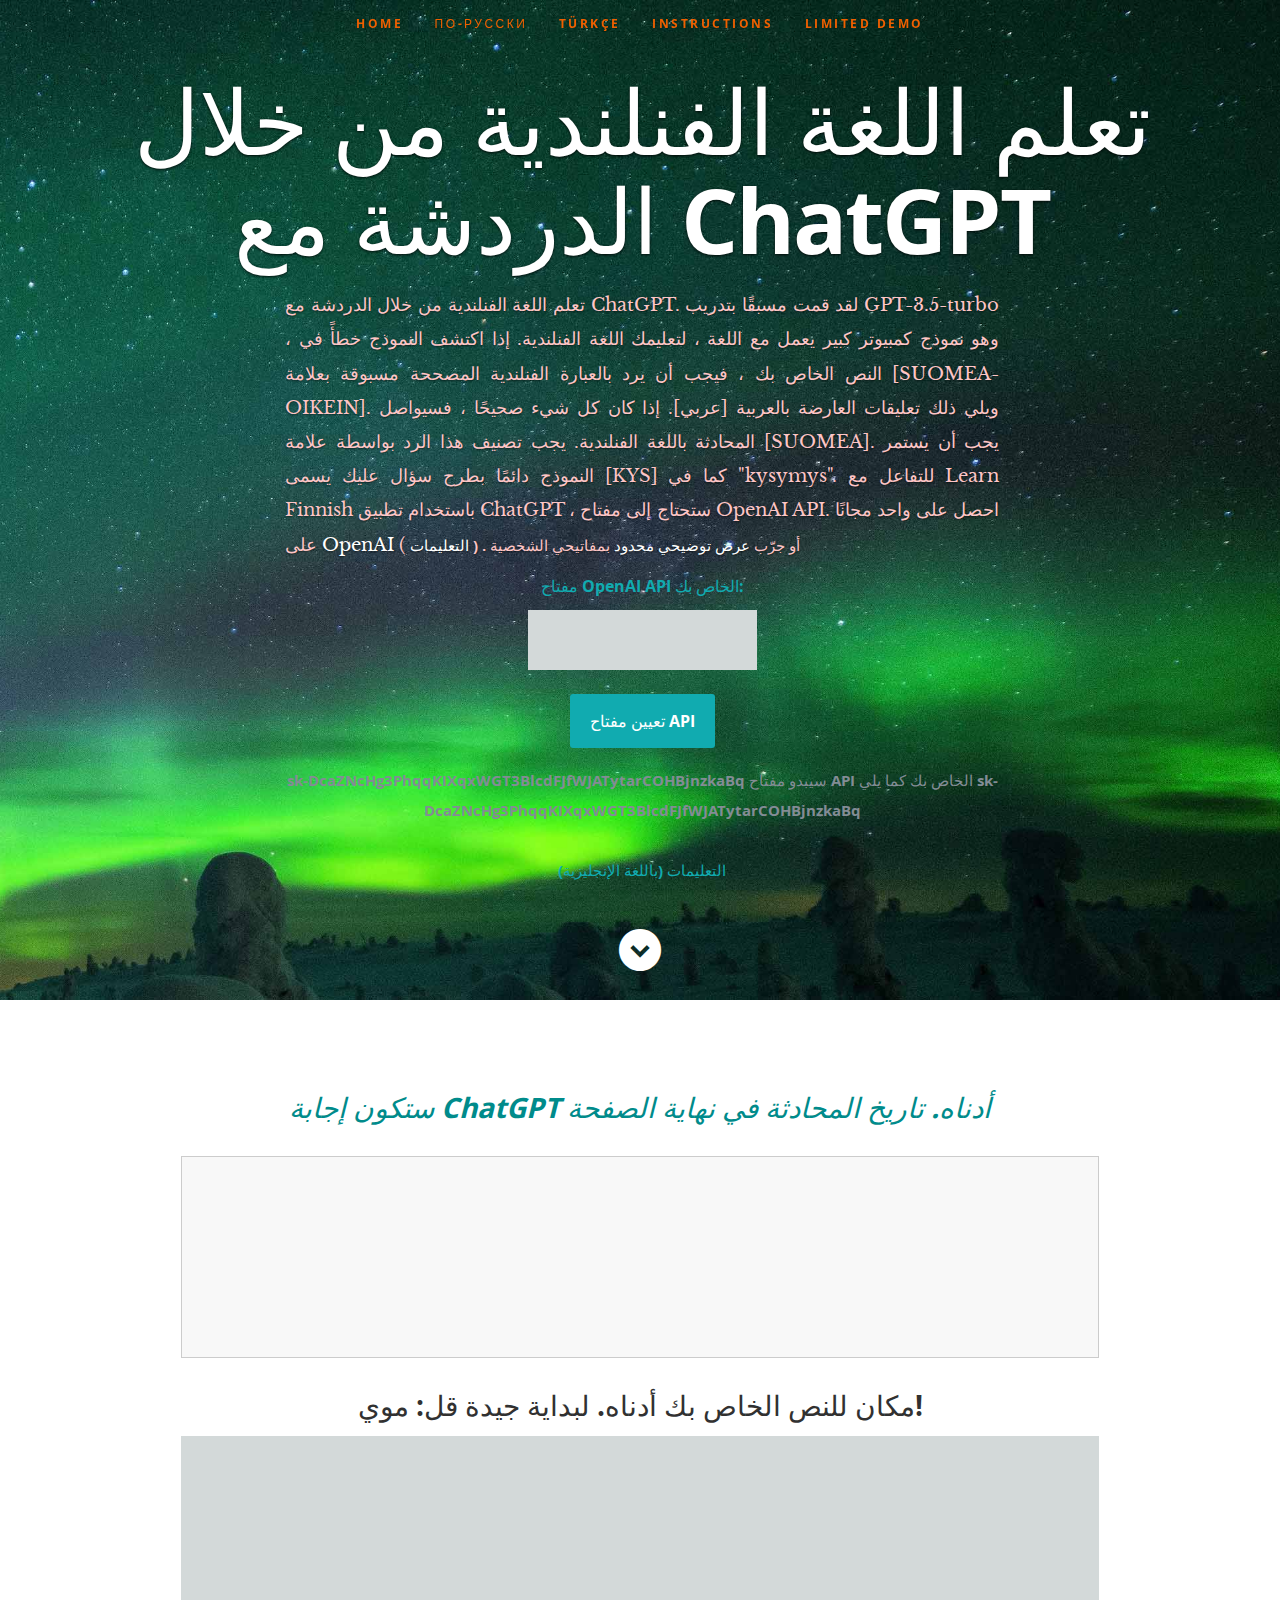
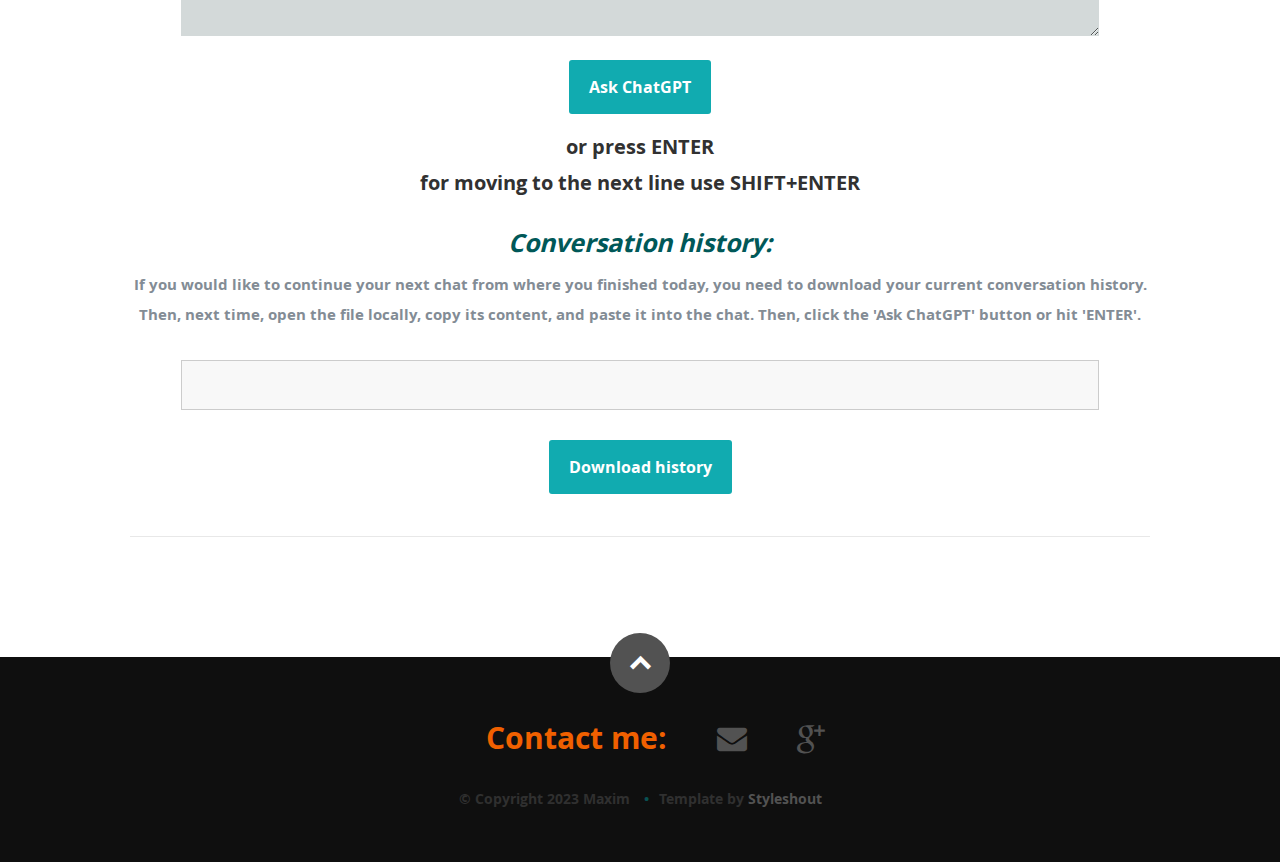
<file: taealam-allughat-alfinlandiat-min-khilal-aldardashat-mae-ChatGPT.html>
<!DOCTYPE html>
 <html lang="en">
     

<head>

<!-- Google tag (gtag.js) -->
<script async src="https://www.googletagmanager.com/gtag/js?id=G-YJV68SGKRT"></script>
<script>
  window.dataLayer = window.dataLayer || [];
  function gtag(){dataLayer.push(arguments);}
  gtag('js', new Date());

  gtag('config', 'G-YJV68SGKRT');
</script>



   <!--- Basic Page Needs
   ================================================== -->
  
 <!---  <meta charset="utf-8">  -->
   <meta http-equiv="Content-Type" 
      content="text/html; charset=utf-8">
	<title>Learn Finnish with ChatGPT</title>
	<meta name="description" content="Learn Finnish with AI">
	 <meta name="keywords" content="Learn finnish with ChatGPT">
	<meta name="author" content="Maxim">

   <!-- Mobile Specific Metas
   ================================================== -->
	<meta name="viewport" content="width=device-width, initial-scale=1, maximum-scale=1">

	<!-- CSS
    ================================================== -->
   <link rel="stylesheet" href="css/default.css">
	<link rel="stylesheet" href="css/layout.css">
   <link rel="stylesheet" href="css/media-queries.css">
   <link rel="stylesheet" href="css/magnific-popup.css">

   <!-- Script
   ================================================== -->
	<script src="js/modernizr.js"></script>

   <!-- Favicons
	================================================== -->
	<link rel="shortcut icon" href="favicon.png" >

</head>

<body>

   <!-- Header
   ================================================== -->
   <header id="home">

      <nav id="nav-wrap">

         <a class="mobile-btn" href="#nav-wrap" title="Show navigation">Show navigation</a>
	      <a class="mobile-btn" href="#" title="Hide navigation">Hide navigation</a>

         <ul id="nav" class="nav">
            <li class="current"><a href="index.html">Home</a></li>
	    <li class="current"><a href="uchit_finskij-na-russkom-s-chatgpt.html">По-русски</a></li>
	    <li class="current"><a href="ChatGPT-ile-Fince-ogrenin.html">TÜRKÇE</a></li> 
            <li class="current"><a href="instructions.html">Instructions</a></li>
	    <li class="current"><a href="https://gptchatly.com/learn-finnish-with-chatgpt.html">Limited Demo</a></li>
			 
			 
	 <!-- 		<li class="current"><a href="ChatGPT-bez-rejestracji.html">Polski</a></li>
            <li class="current"><a href="ChatGPT-po-russki.html">Русский</a></li>
            <li class="current"><a href="ChatGPT-in-chinese.html">中国人</a></li> 
      -->
	         
         </ul> <!-- end #nav -->

      </nav> <!-- end #nav-wrap -->

      <div class="row banner">
         <div class="banner-text">
           <h1 class="responsive-headline">تعلم اللغة الفنلندية من خلال الدردشة مع ChatGPT</h1>
           <h3 style="text-align:justify;">تعلم اللغة الفنلندية من خلال الدردشة مع ChatGPT. لقد قمت مسبقًا بتدريب GPT-3.5-turbo ، وهو نموذج كمبيوتر كبير يعمل مع اللغة ، لتعليمك اللغة الفنلندية. إذا اكتشف النموذج خطأً في النص الخاص بك ، فيجب أن يرد بالعبارة الفنلندية المصححة مسبوقة بعلامة [SUOMEA-OIKEIN]. ويلي ذلك تعليقات العارضة بالعربية [عربي]. إذا كان كل شيء صحيحًا ، فسيواصل المحادثة باللغة الفنلندية. يجب تصنيف هذا الرد بواسطة علامة [SUOMEA]. يجب أن يستمر النموذج دائمًا بطرح سؤال عليك يسمى [KYS] كما في "kysymys". للتفاعل مع Learn Finnish باستخدام تطبيق ChatGPT ، ستحتاج إلى مفتاح OpenAI API. احصل على واحد مجانًا على <a href="https://platform.openai.com"> OpenAI </a> (<a href="instructions.html"> <b> التعليمات </ b> </a>) . أو جرّب <a href="https://gptchatly.com/learn-finnish-with-chatgpt.html"> عرض توضيحي محدود </a> بمفاتيحي الشخصية</h3>
           <div class="row">

  <center>      <!-- Add this inside the <body> tag, preferably before the chat form -->
<div>
	<label for="api-key-input"><a href="https://platform.openai.com">مفتاح OpenAI API الخاص بك:</a></label>
  <input type="text" id="api-key-input" />
	<button id="set-api-key">تعيين مفتاح API</button>
	<p>sk-DcaZNcHg3PhqqKIXqxWGT3BlcdFJfWJATytarCOHBjnzkaBq سيبدو مفتاح API الخاص بك كما يلي sk-DcaZNcHg3PhqqKIXqxWGT3BlcdFJfWJATytarCOHBjnzkaBq</p>
	<label for="set-api-key"> <a href="instructions.html"><b>التعليمات (باللغة الإنجليزية)</b></a></label>
  



	</div></center>
	</div>
         </div>
      </div>

      <p class="scrolldown">
         <a class="smoothscroll" href="#resume"><i class="icon-down-circle"></i></a>
      </p>

   </header> <!-- Header End -->




   <!-- Resume Section
   ================================================== -->
   <section id="resume">
	   
	   


	   
	   

      <!-- Work
      ----------------------------------------------- -->
      <div class="row work">
		  
		  <center><h2 style="color: darkcyan"><i>ستكون إجابة ChatGPT أدناه. تاريخ المحادثة في نهاية الصفحة </i></h2>
		  <p>
		  </p>
   <div id="response-container" style="width: 90%; min-height: 50px; border: 1px solid #ccc; padding: 10px; box-sizing: border-box; background-color: #f8f8f8; white-space: pre-wrap; word-wrap: break-word;">
	<p id="please-wait" style="display: none;">من فضلك انتظر قليلا ...</p>   
    <p id="chatgpt-response" style="font-size: 24px; color: black;"></p>
    
</div></center>

		  <div> <p></p></div>
		  
<center><h2 style="text-align:center;">مكان للنص الخاص بك أدناه. لبداية جيدة قل: موي! </h2>
    <form id="chat-form">
      <label for="user-input"></label>
      <textarea id="user-input" style="width: 90%; height: 100px;" required></textarea>
	    
        <button type="submit">Ask ChatGPT</button>
		<h4>or press ENTER</h4>
	    <h4>for moving to the next line use SHIFT+ENTER</h4>
    </form></center>
      
      <p>
		  </p>
          <center> <h3 style="color: #005858"><i>Conversation history:</i></h3>
 <!--   <div id="response-container">  -->
   <center><p>If you would like to continue your next chat from where you finished today, you need to download your current conversation history. Then, next time, open the file locally, copy its content, and paste it into the chat. Then, click the 'Ask ChatGPT' button or hit 'ENTER'.</p>
   </center>
        <div id="conversation-history" style="width: 90%; min-height: 50px; border: 1px solid #ccc; padding: 10px; box-sizing: border-box; background-color: #f8f8f8; white-space: pre-wrap; word-wrap: break-word;"></div>
		  <!-- Add this button within your "response-container" div -->
           <p></p>
             <button id="download-history">Download history</button></center>

    </div>
	   

	</section>
	
	      <!-- footer
   ================================================== -->
   <footer>

      <div class="row">

         <div class="twelve columns">

            <ul class="social-links">
               <ul class="social">
               <li>Contact me: </li>
			<li><a href="mailto:GPTchatly@gmail.com"><i class="fa fa-envelope"></i></a></li>
               <li><a href="https://forms.gle/txsjwFGLGsriBfni9"><i class="fa fa-google-plus"></i></a></li>
              
               
            </ul>
            </ul>

            <ul class="copyright">
               <li>&copy; Copyright 2023 Maxim </li>
               <li>Template by <a href="http://www.styleshout.com/" title="Styleshout" target="_blank">Styleshout</a></li>   
            </ul>

         </div>

         <div id="go-top"><a class="smoothscroll" title="Back to Top" href="#home"><i class="icon-up-open"></i></a></div>

      </div>

   </footer> <!-- Footer End-->
   <!-- Java Script
   ================================================== -->
   <script src="https://ajax.googleapis.com/ajax/libs/jquery/2.2.4/jquery.min.js"></script>
   <script>window.jQuery || document.write('<script src="js/jquery-1.10.2.min.js"><\/script>')</script>
   <script type="text/javascript" src="js/jquery-migrate-1.2.1.min.js"></script>
<script src="app_fin.js"></script>
   <script src="js/jquery.flexslider.js"></script>
   <script src="js/waypoints.js"></script>
   <script src="js/jquery.fittext.js"></script>
   <script src="js/magnific-popup.js"></script>
 <!-- ... existing code ... -->

<script>
   // Get the conversation history element
   const conversationHistory = document.querySelector('#conversation-history');
 
   // Define the observer callback function
   const observerCallback = (mutationsList, observer) => {
  // Iterate through each mutation
  mutationsList.forEach((mutation) => {
    if (mutation.type === 'childList' && mutation.addedNodes.length > 0) {
      // Hide the first div with border-bottom style
      $('#conversation-history div[style="border-bottom: 1px solid #ccc;"]:first-of-type').hide();
    }
  });
};
   // Create the observer instance
   const observer = new MutationObserver(observerCallback);
 
   // Observe changes to the conversation history element
   observer.observe(conversationHistory, { childList: true });
 </script>
 

</body>

</html>
</file>
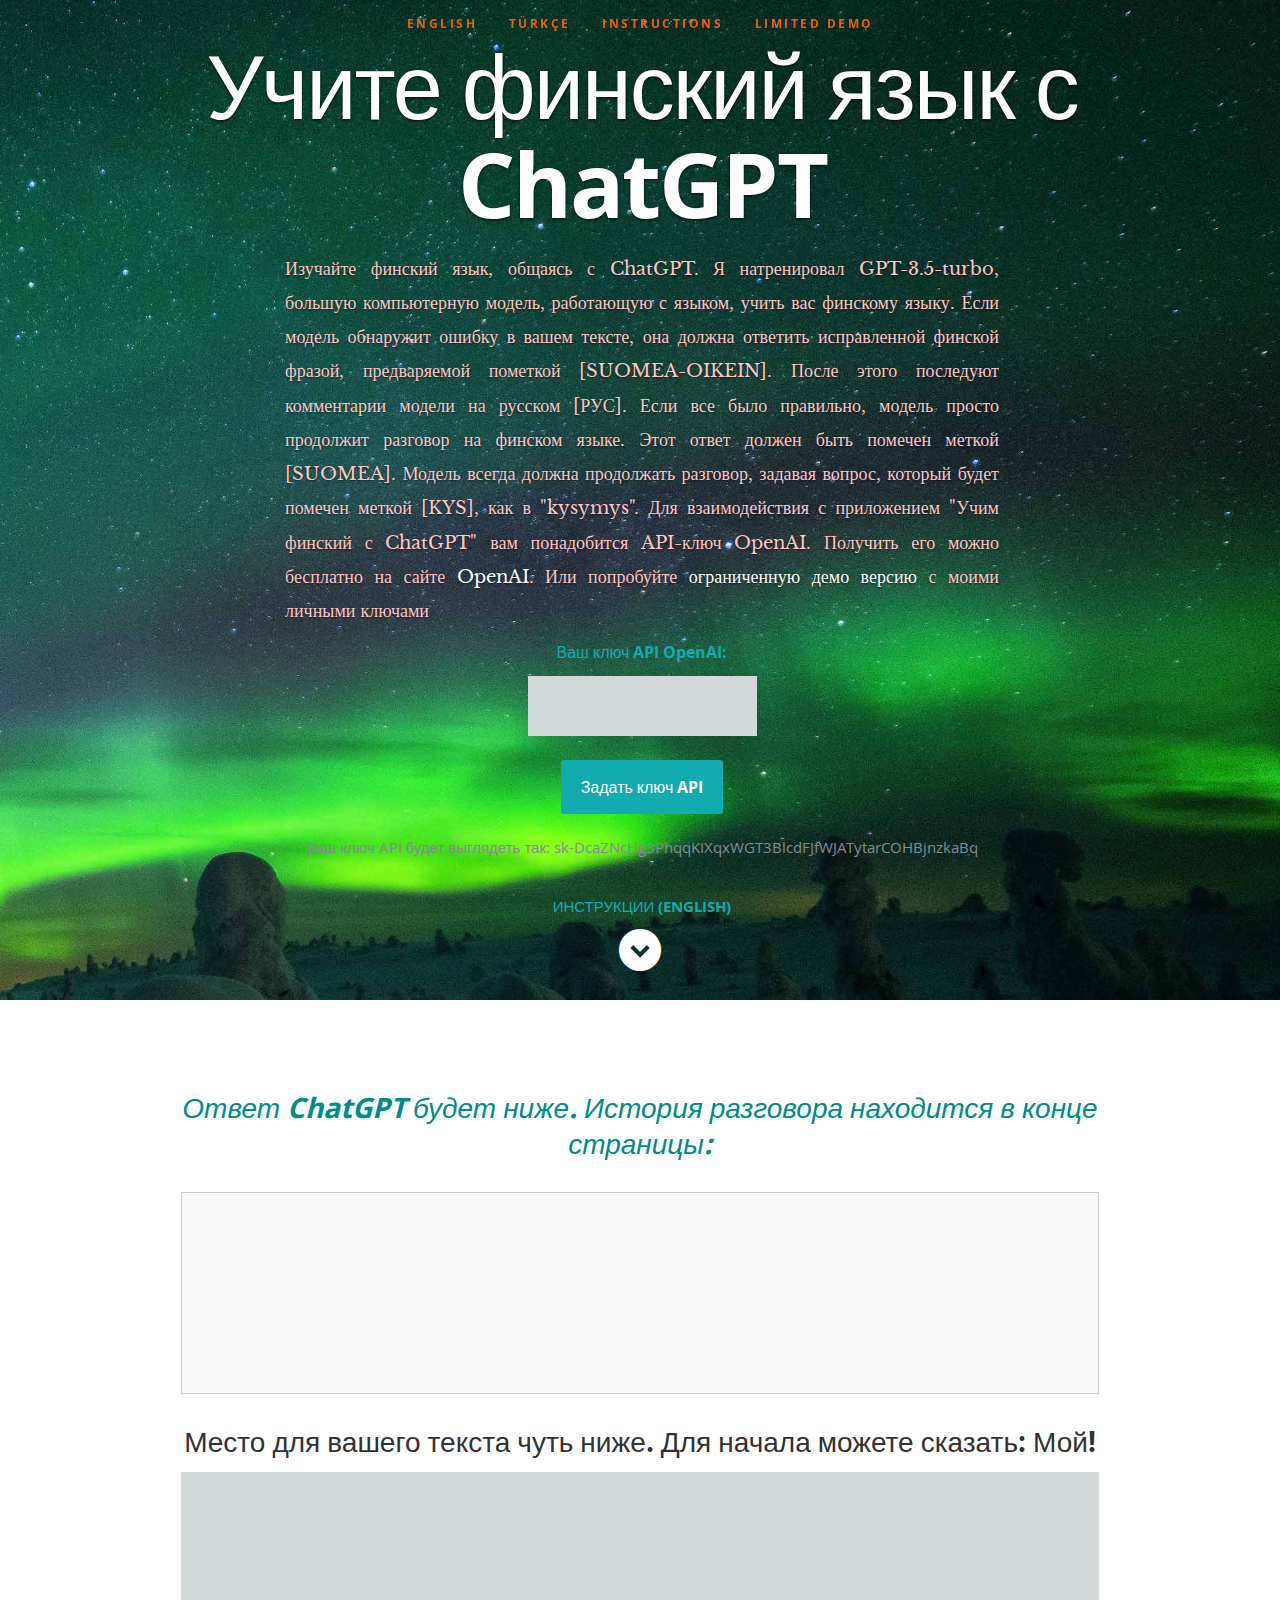
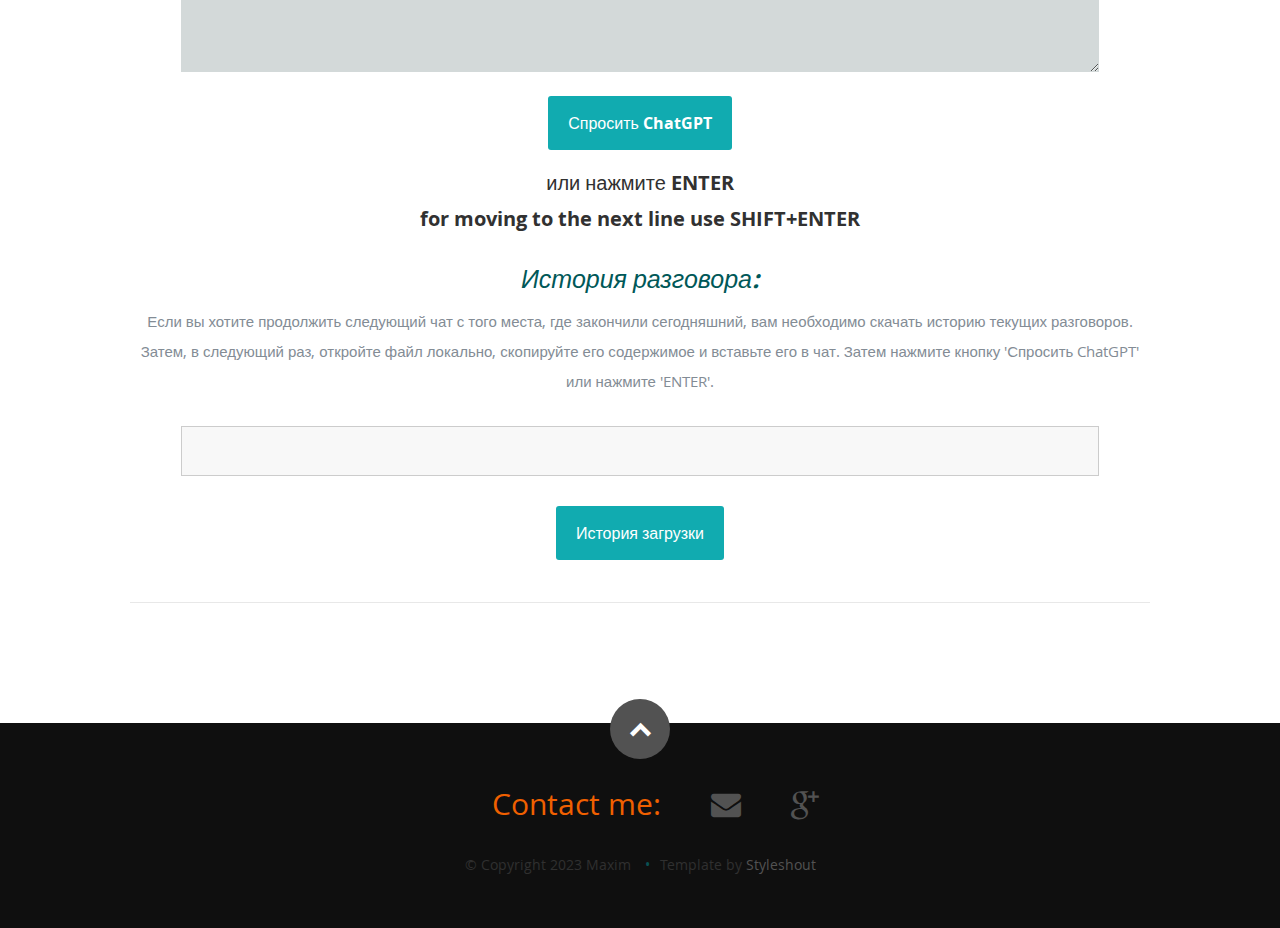
<file: uchit_finskij-na-russkom-s-chatgpt.html>
<!DOCTYPE html>
 <html lang="ru">
     

<head>

<!-- Google tag (gtag.js) -->
<script async src="https://www.googletagmanager.com/gtag/js?id=G-YJV68SGKRT"></script>
<script>
  window.dataLayer = window.dataLayer || [];
  function gtag(){dataLayer.push(arguments);}
  gtag('js', new Date());

  gtag('config', 'G-YJV68SGKRT');
</script>

<!-- Yandex.Metrika counter -->
<script type="text/javascript" >
   (function(m,e,t,r,i,k,a){m[i]=m[i]||function(){(m[i].a=m[i].a||[]).push(arguments)};
   m[i].l=1*new Date();
   for (var j = 0; j < document.scripts.length; j++) {if (document.scripts[j].src === r) { return; }}
   k=e.createElement(t),a=e.getElementsByTagName(t)[0],k.async=1,k.src=r,a.parentNode.insertBefore(k,a)})
   (window, document, "script", "https://mc.yandex.ru/metrika/tag.js", "ym");

   ym(93363963, "init", {
        clickmap:true,
        trackLinks:true,
        accurateTrackBounce:true
   });
</script>

<!-- /Yandex.Metrika counter -->
	

		<!---Meta tags to help in removing browsers chache
   ================================================== -->
	
   <meta http-equiv="Cache-Control" content="no-cache, no-store, must-revalidate" />
   <meta http-equiv="Pragma" content="no-cache" />
   <meta http-equiv="Expires" content="0" />  
	

   <!--- Basic Page Needs
   ================================================== -->
  
 <!---  <meta charset="utf-8">  -->
   <meta http-equiv="Content-Type" 
      content="text/html; charset=utf-8">
	<title>Learn Finnish with ChatGPT</title>
	<meta name="description" content="Learn Finnish with AI">
	 <meta name="keywords" content="Learn finnish with ChatGPT">
	<meta name="author" content="Maxim">

   <!-- Mobile Specific Metas
   ================================================== -->
	<meta name="viewport" content="width=device-width, initial-scale=1, maximum-scale=1">

	<!-- CSS
    ================================================== -->
   <link rel="stylesheet" href="css/default.css">
	<link rel="stylesheet" href="css/layout.css">
   <link rel="stylesheet" href="css/media-queries.css">
   <link rel="stylesheet" href="css/magnific-popup.css">

   <!-- Script
   ================================================== -->
	<script src="js/modernizr.js"></script>

   <!-- Favicons
	================================================== -->
	<link rel="shortcut icon" href="favicon.png" >

</head>

<body>

   <!-- Header
   ================================================== -->
   <header id="home">

      <nav id="nav-wrap">

         <a class="mobile-btn" href="#nav-wrap" title="Show navigation">Show navigation</a>
	      <a class="mobile-btn" href="#" title="Hide navigation">Hide navigation</a>

         <ul id="nav" class="nav">
            <li class="current"><a href="index.html">ENGLISH</a></li>
	    <li class="current"><a href="ChatGPT-ile-Fince-ogrenin.html">TÜRKÇE</a></li> 
            <li class="current"><a href="instructions.html">Instructions</a></li>
	   <li class="current"><a href="https://gptchatly.com/learn-finnish-with-chatgpt.html">Limited Demo</a></li>
			 
			 
	 <!-- 		<li class="current"><a href="ChatGPT-bez-rejestracji.html">Polski</a></li>
            <li class="current"><a href="ChatGPT-po-russki.html">Русский</a></li>
            <li class="current"><a href="ChatGPT-in-chinese.html">中国人</a></li> 
      -->
	         
         </ul> <!-- end #nav -->

      </nav> <!-- end #nav-wrap -->

      <div class="row banner">
         <div class="banner-text">
           <h1 class="responsive-headline">Учите финский язык с ChatGPT</h1>
           <h3 style="text-align:justify;">Изучайте финский язык, общаясь с ChatGPT. Я натренировал GPT-3.5-turbo, большую компьютерную модель, работающую с языком, учить вас финскому языку. Если модель обнаружит ошибку в вашем тексте, она должна ответить исправленной финской фразой, предваряемой пометкой [SUOMEA-OIKEIN]. После этого последуют комментарии модели на русском [РУС]. Если все было правильно, модель просто продолжит разговор на финском языке. Этот ответ должен быть помечен меткой [SUOMEA]. Модель всегда должна продолжать разговор, задавая вопрос, который будет помечен меткой [KYS], как в "kysymys". Для взаимодействия с приложением "Учим финский с ChatGPT" вам понадобится API-ключ OpenAI. Получить его можно бесплатно на сайте <a href="https://platform.openai.com">OpenAI</a>. Или попробуйте <a href="https://gptchatly.com/learn-finnish-with-chatgpt.html">ограниченную демо версию&nbsp;</a>с моими личными ключами </h3>
           <div class="row">

  <center>      <!-- Add this inside the <body> tag, preferably before the chat form -->
<div>
	<label for="api-key-input"><a href="https://platform.openai.com">Ваш ключ API OpenAI:</a></label>
  <input type="text" id="api-key-input" />
	<button id="set-api-key">Задать ключ API</button>
	<p> Ваш ключ API будет выглядеть так: sk-DcaZNcHg3PhqqKIXqxWGT3BlcdFJfWJATytarCOHBjnzkaBq</p>
	<label for="set-api-key"> <a href="instructions.html"><b>ИНСТРУКЦИИ (ENGLISH)</b></a></label>
  



	</div></center>
	</div>
         </div>
      </div>

      <p class="scrolldown">
         <a class="smoothscroll" href="#resume"><i class="icon-down-circle"></i></a>
      </p>

   </header> <!-- Header End -->




   <!-- Resume Section
   ================================================== -->
   <section id="resume">
	   
	   


	   
	   

      <!-- Work
      ----------------------------------------------- -->
      <div class="row work">
		  
		  <center><h2 style="color: darkcyan"><i>Ответ ChatGPT будет ниже. История разговора находится в конце страницы:</i></h2>
		  <p>
		  </p>
   <div id="response-container" style="width: 90%; min-height: 50px; border: 1px solid #ccc; padding: 10px; box-sizing: border-box; background-color: #f8f8f8; white-space: pre-wrap; word-wrap: break-word;">
	<p id="please-wait" style="display: none;">Пожалуйста, подождите немного...</p>   
    <p id="chatgpt-response" style="font-size: 24px; color: black;"></p>
    
</div></center>

		  <div> <p></p></div>
		  
<center><h2 style="text-align:center;">Место для вашего текста чуть ниже. Для начала можете сказать: Мой!</h2>
    <form id="chat-form">
      <label for="user-input"></label>
      <textarea id="user-input" style="width: 90%; height: 100px;" required></textarea>
        <button type="submit">Спросить ChatGPT</button>
		<h4>или нажмите ENTER</h4>
		<h4>for moving to the next line use SHIFT+ENTER</h4>
    </form></center>
      
      <p>
		  </p>
          <center> <h3 style="color: #005858"><i>История разговора:</i></h3>
 <!--   <div id="response-container">  -->
   <center><p>Если вы хотите продолжить следующий чат с того места, где закончили сегодняшний, вам необходимо скачать историю текущих разговоров. Затем, в следующий раз, откройте файл локально, скопируйте его содержимое и вставьте его в чат. Затем нажмите кнопку 'Спросить ChatGPT' или нажмите 'ENTER'.</p>
   </center>
        <div id="conversation-history" style="width: 90%; min-height: 50px; border: 1px solid #ccc; padding: 10px; box-sizing: border-box; background-color: #f8f8f8; white-space: pre-wrap; word-wrap: break-word;"></div>
		  <!-- Add this button within your "response-container" div -->
           <p></p>
             <button id="download-history">История загрузки</button></center>

    </div>
	   

	</section>
	
	      <!-- footer
   ================================================== -->
   <footer>

      <div class="row">

         <div class="twelve columns">

            <ul class="social-links">
               <ul class="social">
               <li>Contact me: </li>
			<li><a href="mailto:GPTchatly@gmail.com"><i class="fa fa-envelope"></i></a></li>
               <li><a href="https://forms.gle/txsjwFGLGsriBfni9"><i class="fa fa-google-plus"></i></a></li>
              
               
            </ul>
            </ul>

            <ul class="copyright">
               <li>&copy; Copyright 2023 Maxim </li>
               <li>Template by <a href="http://www.styleshout.com/" title="Styleshout" target="_blank">Styleshout</a></li>   
            </ul>

         </div>

         <div id="go-top"><a class="smoothscroll" title="Back to Top" href="#home"><i class="icon-up-open"></i></a></div>

      </div>

   </footer> <!-- Footer End-->
   <!-- Java Script
   ================================================== -->
   <script src="https://ajax.googleapis.com/ajax/libs/jquery/2.2.4/jquery.min.js"></script>
   <script>window.jQuery || document.write('<script src="js/jquery-1.10.2.min.js"><\/script>')</script>
   <script type="text/javascript" src="js/jquery-migrate-1.2.1.min.js"></script>
<script src="app_rus.js"></script>
   <script src="js/jquery.flexslider.js"></script>
   <script src="js/waypoints.js"></script>
   <script src="js/jquery.fittext.js"></script>
   <script src="js/magnific-popup.js"></script>
 <!-- ... existing code ... -->

<script>
   // Get the conversation history element
   const conversationHistory = document.querySelector('#conversation-history');
 
   // Define the observer callback function
   const observerCallback = (mutationsList, observer) => {
  // Iterate through each mutation
  mutationsList.forEach((mutation) => {
    if (mutation.type === 'childList' && mutation.addedNodes.length > 0) {
      // Hide the first div with border-bottom style
      $('#conversation-history div[style="border-bottom: 1px solid #ccc;"]:first-of-type').hide();
    }
  });
};
   // Create the observer instance
   const observer = new MutationObserver(observerCallback);
 
   // Observe changes to the conversation history element
   observer.observe(conversationHistory, { childList: true });
 </script>
 

</body>

</html>
</file>
<file: css/default.css>
/*
=====================================================================
*   Ceevee v1.0 Default Stylesheet
*   url: styleshout.com
*   03-17-2014
=====================================================================

TOC:
a. Webfonts and Icon fonts
b. Reset
c. Default Styles
   1. Basic
   2. Typography
   3. Links
   4. Images
   5. Buttons
   6. Forms
d. Grid
e. Others
   1. Clearing
   2. Misc

=====================================================================  */

/* ------------------------------------------------------------------ */
/* a. Webfonts and Icon fonts
 ------------------------------------------------------------------ */

@import url("fonts.css");
@import url("fontello/css/fontello.css");
@import url("font-awesome/css/font-awesome.min.css");

/* ------------------------------------------------------------------
/* b. Reset
      Adapted from:
      Normalize.css - https://github.com/necolas/normalize.css/
      HTML5 Doctor Reset - html5doctor.com/html-5-reset-stylesheet/
/* ------------------------------------------------------------------ */

html, body, div, span, object, iframe,
h1, h2, h3, h4, h5, h6, p, blockquote, pre,
abbr, address, cite, code,
del, dfn, em, img, ins, kbd, q, samp,
small, strong, sub, sup, var,
b, i,
dl, dt, dd, ol, ul, li,
fieldset, form, label, legend,
table, caption, tbody, tfoot, thead, tr, th, td,
article, aside, canvas, details, figcaption, figure,
footer, header, hgroup, menu, nav, section, summary,
time, mark, audio, video {
   margin: 0;
   padding: 0;
   border: 0;
   outline: 0;
   font-size: 100%;
   vertical-align: baseline;
   background: transparent;
}

article,aside,details,figcaption,figure,
footer,header,hgroup,menu,nav,section {
   display: block;
}

audio,
canvas,
video {
   display: inline-block;
}

audio:not([controls]) {
   display: none;
   height: 0;
}

[hidden] { display: none; }

code, kbd, pre, samp {
   font-family: monospace, serif;
   font-size: 1em;
}

pre {
   white-space: pre;
   white-space: pre-wrap;
   word-wrap: break-word;
}

blockquote, q { quotes: &#8220 &#8220; }

blockquote:before, blockquote:after,
q:before, q:after {
   content: '';
   content: none;
}

ins {
   background-color: #ff9;
   color: #000;
   text-decoration: none;
}

mark {
   background-color: #A7F4F6;
   color: #555;
}

del { text-decoration: line-through; }

abbr[title], dfn[title] {
   border-bottom: 1px dotted;
   cursor: help;
}

table {
   border-collapse: collapse;
   border-spacing: 0;
}


/* ------------------------------------------------------------------ */
/* c. Default and Basic Styles
      Adapted from:
      Skeleton CSS Framework - http://www.getskeleton.com/
      Typeplate Typographic Starter Kit - http://typeplate.com/
/* ------------------------------------------------------------------ */

/*  1. Basic  ------------------------------------------------------- */

*,
*:before,
*:after {
   -moz-box-sizing: border-box;
   -webkit-box-sizing: border-box;
   box-sizing: border-box;
}

html {
   font-size: 62.5%;
   -webkit-font-smoothing: antialiased;
}

body {
   background: #fff;
   font-family: 'opensans-regular', sans-serif;
   font-weight: normal;
   font-size: 15px;
   line-height: 30px;
	color: #838C95;

   -webkit-font-smoothing: antialiased; /* Fix for webkit rendering */
	-webkit-text-size-adjust: 100%;
}

/*  2. Typography
       Vertical rhythm with leading derived from 6
--------------------------------------------------------------------- */

h1, h2, h3, h4, h5, h6 {
   color: #313131;
	font-family: 'opensans-bold', sans-serif;
   font-weight: normal;
}
h1 a, h2 a, h3 a, h4 a, h5 a, h6 a { font-weight: inherit; }
h1 { font-size: 38px; line-height: 42px; margin-bottom: 12px; letter-spacing: -1px; }
h2 { font-size: 28px; line-height: 36px; margin-bottom: 6px; }
h3 { font-size: 22px; line-height: 30px; margin-bottom: 12px; }
h4 { font-size: 20px; line-height: 30px; margin-bottom: 6px; }
h5 { font-size: 18px; line-height: 30px; }
h6 { font-size: 14px; line-height: 30px; }
.subheader { }

p { margin: 0 0 30px 0; }
p img { margin: 0; }
p.lead {
   font: 19px/36px 'opensans-light', sans-serif;
   margin-bottom: 18px;
}

/* for 'em' and 'strong' tags, font-size and line-height should be same with
the body tag due to rendering problems in some browsers */
em { font: 15px/30px 'opensans-italic', sans-serif; }
strong, b { font: 15px/30px 'opensans-bold', sans-serif; }
small { font-size: 11px; line-height: inherit; }

/*	Blockquotes */
blockquote {
   margin: 30px 0px;
   padding-left: 40px;
   position: relative;
}
blockquote:before {
   content: "\201C";
   opacity: 0.45;
   font-size: 80px;
   line-height: 0px;
   margin: 0;
   font-family: arial, sans-serif;

   position: absolute;
   top:  30px;
	left: 0;
}
blockquote p {
   font-family: 'librebaskerville-italic', serif;
   padding: 0;
   font-size: 18px;
   line-height: 36px;
}
blockquote cite {
   display: block;
   font-size: 12px;
   font-style: normal;
   line-height: 18px;
}
blockquote cite:before { content: "\2014 \0020"; }
blockquote cite a,
blockquote cite a:visited { color: #8B9798; border: none }

/* ---------------------------------------------------------------------
/*  Pull Quotes Markup
/*
    <aside class="pull-quote">
		<blockquote>
			<p></p>
		</blockquote>
	 </aside>
/*
/* --------------------------------------------------------------------- */
.pull-quote {
   position: relative;
	padding: 18px 30px 18px 0px;
}
.pull-quote:before,
.pull-quote:after {
	height: 1em;
	opacity: 0.45;
	position: absolute;
	font-size: 80px;
   font-family: Arial, Sans-Serif;
}
.pull-quote:before {
	content: "\201C";
	top:  33px;
	left: 0;
}
.pull-quote:after {
	content: '\201D';
	bottom: -33px;
	right: 0;
}
.pull-quote blockquote {
   margin: 0;
}
.pull-quote blockquote:before {
   content: none;
}

/* Abbreviations */
abbr {
   font-family: 'opensans-bold', sans-serif;
	font-variant: small-caps;
	text-transform: lowercase;
   letter-spacing: .5px;
	color: gray;
}
abbr:hover { cursor: help; }

/* drop cap */
.drop-cap:first-letter {
	float: left;
	margin: 0;
	padding: 14px 6px 0 0;
	font-size: 84px;
	font-family: /* Copperplate */ 'opensans-bold', sans-serif;
   line-height: 60px;
	text-indent: 0;
	background: transparent;
	color: inherit;
}

hr { border: solid #E3E3E3; border-width: 1px 0 0; clear: both; margin: 11px 0 30px; height: 0; }


/*  3. Links  ------------------------------------------------------- */

a, a:visited {
   text-decoration: none;
   outline: 0;
   color: #11ABB0;

   -webkit-transition: color .3s ease-in-out;
   -moz-transition: color .3s ease-in-out;
   -o-transition: color .3s ease-in-out;
   transition: color .3s ease-in-out;
}
a:hover, a:focus { color: #313131; }
p a, p a:visited { line-height: inherit; }


/*  4. List  --------------------------------------------------------- */

ul, ol { margin-bottom: 24px; margin-top: 12px; }
ul { list-style: none outside; }
ol { list-style: decimal; }
ol, ul.square, ul.circle, ul.disc { margin-left: 30px; }
ul.square { list-style: square outside; }
ul.circle { list-style: circle outside; }
ul.disc { list-style: disc outside; }
ul ul, ul ol,
ol ol, ol ul { margin: 6px 0 6px 30px; }
ul ul li, ul ol li,
ol ol li, ol ul li { margin-bottom: 6px; }
li { line-height: 18px; margin-bottom: 12px; }
ul.large li { }
li p { }

/* ---------------------------------------------------------------------
/*  Stats Tab Markup

    <ul class="stats-tabs">
		<li><a href="#">[value]<b>[name]</b></a></li>
	 </ul>

    Extend this object into your markup.
/*
/* --------------------------------------------------------------------- */
.stats-tabs {
   padding: 0;
   margin: 24px 0;
}
.stats-tabs li {
	display: inline-block;
	margin: 0 10px 18px 0;
	padding: 0 10px 0 0;
	border-right: 1px solid #ccc;
}
.stats-tabs li:last-child {
	margin: 0;
	padding: 0;
	border: none;
}
.stats-tabs li a {
	display: inline-block;
	font-size: 22px;
	font-family: 'opensans-bold', sans-serif;
   border: none;
   color: #313131;
}
.stats-tabs li a:hover {
   color:#11ABB0;
}
.stats-tabs li a b {
	display: block;
	margin: 6px 0 0 0;
	font-size: 13px;
	font-family: 'opensans-regular', sans-serif;
   color: #8B9798;
}

/* definition list */
dl { margin: 12px 0; }
dt { margin: 0; color:#11ABB0; }
dd { margin: 0 0 0 20px; }

/* Lining Definition Style Markup */
.lining dt,
.lining dd {
	display: inline;
	margin: 0;
}
.lining dt + dt:before,
.lining dd + dt:before {
	content: "\A";
	white-space: pre;
}
.lining dd + dd:before {
	content: ", ";
}
.lining dd:before {
	content: ": ";
	margin-left: -0.2em;
}

/* Dictionary Definition Style Markup */
.dictionary-style dt {
	display: inline;
	counter-reset: definitions;
}
.dictionary-style dt + dt:before {
	content: ", ";
	margin-left: -0.2em;
}
.dictionary-style dd {
	display: block;
	counter-increment: definitions;
}
.dictionary-style dd:before {
	content: counter(definitions, decimal) ". ";
}

/* Pagination */
.pagination {
   margin: 36px auto;
   text-align: center;
}
.pagination ul li {
   display: inline-block;
   margin: 0;
   padding: 0;
}
.pagination .page-numbers {
   font: 15px/18px 'opensans-bold', sans-serif;
   display: inline-block;
   padding: 6px 10px;
   margin-right: 3px;
   margin-bottom: 6px;
	color: #6E757C;
	background-color: #E6E8EB;

	-webkit-transition: all 200ms ease-in-out;
	-moz-transition: all 200ms ease-in-out;
	-o-transition: all 200ms ease-in-out;
	-ms-transition: all 200ms ease-in-out;
	transition: all 200ms ease-in-out;

   -moz-border-radius: 3px;
   -webkit-border-radius: 3px;
   -khtml-border-radius: 3px;
	border-radius: 3px;
}
.pagination .page-numbers:hover {
   background: #838A91;
   color: #fff;
}
.pagination .current,
.pagination .current:hover {
   background-color: #11ABB0;
   color: #fff;
}
.pagination .inactive,
.pagination .inactive:hover {
   background-color: #E6E8EB;
	color: #A9ADB2;
}
.pagination .prev, .pagination .next {}

/*  5. Images  --------------------------------------------------------- */

img {
   max-width: 100%;
   height: auto;
}
img.pull-right { margin: 12px 0px 0px 18px; }
img.pull-left { margin: 12px 18px 0px 0px; }

/*  6. Buttons  --------------------------------------------------------- */

.button,
.button:visited,
button,
input[type="submit"],
input[type="reset"],
input[type="button"] {
   font: 16px/30px 'opensans-bold', sans-serif;
   background: #11ABB0;
   display: inline-block;
	text-decoration: none;
   letter-spacing: 0;
   color: #fff;
	padding: 12px 20px;
	margin-bottom: 18px;
   border: none;
   cursor: pointer;
   height: auto;

   -webkit-transition: all .2s ease-in-out;
	-moz-transition: all .2s ease-in-out;
	-o-transition: all .2s ease-in-out;
	-ms-transition: all .2s ease-in-out;
	transition: all .2s ease-in-out;

   -moz-border-radius: 3px;
   -webkit-border-radius: 3px;
   -khtml-border-radius: 3px;
   border-radius: 3px;
}

.button:hover,
button:hover,
input[type="submit"]:hover,
input[type="reset"]:hover,
input[type="button"]:hover {
   background: #3d4145;
   color: #fff;
}

.button:active,
button:active,
input[type="submit"]:active,
input[type="reset"]:active,
input[type="button"]:active {
   background: #3d4145;
   color: #fff;
}

.button.full-width,
button.full-width,
input[type="submit"].full-width,
input[type="reset"].full-width,
input[type="button"].full-width {
	width: 100%;
	padding-left: 0 !important;
	padding-right: 0 !important;
	text-align: center;
}

/* Fix for odd Mozilla border & padding issues */
button::-moz-focus-inner,
input::-moz-focus-inner {
    border: 0;
    padding: 0;
}


/*  7. Forms  --------------------------------------------------------- */

form { margin-bottom: 24px; }
fieldset { margin-bottom: 24px; }

input[type="text"],
input[type="password"],
input[type="email"],
textarea,
select {
   display: block;
   padding: 18px 15px;
   margin: 0 0 24px 0;
   border: 0;
   outline: none;
   vertical-align: middle;
   min-width: 200px;
	max-width: 100%;
   font-size: 15px;
   line-height: 24px;
	color: #647373;
	background: #D3D9D9;

}

/* select { padding: 0;
   width: 220px;
   } */

input[type="text"]:focus,
input[type="password"]:focus,
input[type="email"]:focus,
textarea:focus {
   color: #B3B7BC;
	background-color: #3d4145;
}

textarea { min-height: 200px; }

label,
legend {
   font: 16px/24px 'opensans-bold', sans-serif;
	margin: 12px 0;
   color: #3d4145;
   display: block;
}
label span,
legend span {
	color: #8B9798;
   font: 14px/24px 'opensans-regular', sans-serif;
}

input[type="checkbox"],
input[type="radio"] {
    font-size: 15px;
    color: #737373;
}

input[type="checkbox"] { display: inline; }

/* ------------------------------------------------------------------ */
/* d. Grid
---------------------------------------------------------------------
   gutter = 40px.
/* ------------------------------------------------------------------ */

/* default
--------------------------------------------------------------- */
.row {
   width: 96%;
   max-width: 1020px;
   margin: 0 auto;
}
/* fixed width for IE8 */
.ie .row { width: 1000px ; }

.narrow .row { max-width: 980px; }

.row .row { width: auto; max-width: none; margin: 0 -20px; }

/* row clearing */
.row:before,
.row:after {
    content: " ";
    display: table;
}
.row:after {
    clear: both;
}

.column, .columns {
   position: relative;
   padding: 0 20px;
   min-height: 1px;
   float: left;
}
.column.centered, .columns.centered  {
    float: none;
    margin: 0 auto;
}

/* removed gutters */
.row.collapsed > .column,
.row.collapsed > .columns,
.column.collapsed, .columns.collapsed  { padding: 0; }

[class*="column"] + [class*="column"]:last-child { float: right; }
[class*="column"] + [class*="column"].end { float: right; }

/* column widths */
.row .one         { width: 8.33333%; }
.row .two         { width: 16.66667%; }
.row .three       { width: 25%; }
.row .four        { width: 33.33333%; }
.row .five        { width: 41.66667%; }
.row .six         { width: 50%; }
.row .seven       { width: 58.33333%; }
.row .eight       { width: 66.66667%; }
.row .nine        { width: 75%; }
.row .ten         { width: 83.33333%; }
.row .eleven      { width: 91.66667%; }
.row .twelve      { width: 100%; }

/* Offsets */
.row .offset-1    { margin-left: 8.33333%; }
.row .offset-2    { margin-left: 16.66667%; }
.row .offset-3    { margin-left: 25%; }
.row .offset-4    { margin-left: 33.33333%; }
.row .offset-5    { margin-left: 41.66667%; }
.row .offset-6    { margin-left: 50%; }
.row .offset-7    { margin-left: 58.33333%; }
.row .offset-8    { margin-left: 66.66667%; }
.row .offset-9    { margin-left: 75%; }
.row .offset-10   { margin-left: 83.33333%; }
.row .offset-11   { margin-left: 91.66667%; }

/* Push/Pull */
.row .push-1      { left: 8.33333%; }
.row .pull-1      { right: 8.33333%; }
.row .push-2      { left: 16.66667%; 	}
.row .pull-2      { right: 16.66667%; }
.row .push-3      { left: 25%; }
.row .pull-3      { right: 25%;	}
.row .push-4      { left: 33.33333%; }
.row .pull-4      { right: 33.33333%; }
.row .push-5      { left: 41.66667%; }
.row .pull-5      { right: 41.66667%; }
.row .push-6      { left: 50%; }
.row .pull-6      { right: 50%; }
.row .push-7      { left: 58.33333%; }
.row .pull-7      { right: 58.33333%; }
.row .push-8      { left: 66.66667%; 	}
.row .pull-8      { right: 66.66667%; }
.row .push-9      { left: 75%; }
.row .pull-9      { right: 75%; }
.row .push-10     { left: 83.33333%; }
.row .pull-10     { right: 83.33333%; }
.row .push-11     { left: 91.66667%; }
.row .pull-11     { right: 91.66667%; }

/* block grids
--------------------------------------------------------------------- */
.bgrid-sixths [class*="column"]   { width: 16.66667%; }
.bgrid-quarters [class*="column"] { width: 25%; }
.bgrid-thirds [class*="column"]   { width: 33.33333%; }
.bgrid-halves [class*="column"]   { width: 50%; }

[class*="bgrid"] [class*="column"] + [class*="column"]:last-child { float: left; }

/* Left clearing for block grid columns - columns that changes width in
different screen sizes. Allows columns with different heights to align
properly.
--------------------------------------------------------------------- */
.first { clear: left; }   /* first column in default screen */
.s-first { clear: none; } /* first column in smaller screens */

/* smaller screens
--------------------------------------------------------------- */
@media only screen and (max-width: 900px) {

   /* block grids on small screens */
   .s-bgrid-sixths [class*="column"]   { width: 16.66667%; }
   .s-bgrid-quarters [class*="column"] { width: 25%; }
   .s-bgrid-thirds [class*="column"]   { width: 33.33333%; }
   .s-bgrid-halves [class*="column"]   { width: 50%; }

   /* block grids left clearing */
   .first { clear: none; }
   .s-first { clear: left; }

}

/* mobile wide/smaller tablets
--------------------------------------------------------------- */
@media only screen and (max-width: 767px) {

   .row {
	   width: 460px;
	   margin: 0 auto;
      padding: 0;
	}
   .column, .columns {
	   width: auto !important;
	   float: none;
	   margin-left: 0;
	   margin-right: 0;
      padding: 0 30px;
   }
   .row .row { width: auto; max-width: none; margin: 0 -30px; }

   [class*="column"] + [class*="column"]:last-child { float: none; }
   [class*="bgrid"] [class*="column"] + [class*="column"]:last-child { float: none; }

   /* Offsets */
   .row .offset-1    { margin-left: 0%; }
   .row .offset-2    { margin-left: 0%; }
   .row .offset-3    { margin-left: 0%; }
   .row .offset-4    { margin-left: 0%; }
   .row .offset-5    { margin-left: 0%; }
   .row .offset-6    { margin-left: 0%; }
   .row .offset-7    { margin-left: 0%; }
   .row .offset-8    { margin-left: 0%; }
   .row .offset-9    { margin-left: 0%; }
   .row .offset-10   { margin-left: 0%; }
   .row .offset-11   { margin-left: 0%; }
}

/* mobile narrow
--------------------------------------------------------------- */
@media only screen and (max-width: 460px) {

   .row { width: auto; }

}

/* larger screens
--------------------------------------------------------------- */
@media screen and (min-width: 1200px) {

   .wide .row { max-width: 1180px; }

}

/* ------------------------------------------------------------------ */
/* e. Others
/* ------------------------------------------------------------------ */

/*  1. Clearing
    (http://nicolasgallagher.com/micro-clearfix-hack/
--------------------------------------------------------------------- */

.cf:before,
.cf:after {
    content: " ";
    display: table;
}
.cf:after {
    clear: both;
}

/*  2. Misc -------------------------------------------------------- */

.remove-bottom { margin-bottom: 0 !important; }
.half-bottom { margin-bottom: 12px !important; }
.add-bottom { margin-bottom: 24px !important; }
.no-border { border: none; }

.text-center  { text-align: center !important; }
.text-left    { text-align: left !important; }
.text-right   { text-align: right !important; }
.pull-left    { float: left !important; }
.pull-right   { float: right !important; }
.align-center {
	margin-left: auto !important;
	margin-right: auto !important;
	text-align: center !important;
}
</file>
<file: css/layout.css>
/*
=====================================================================
*   Ceevee v1.0 Layout Stylesheet
*   url: styleshout.com
*   03-18-2014
=====================================================================

   TOC:
   a. General Styles
   b. Header Styles
   c. About Section
   d. Resume Section
   e. Portfolio Section
   f. Call To Action Section
   g. Testimonials Section
   h. Contact Section
   i. Footer

===================================================================== */

/* ------------------------------------------------------------------ */
/* a. General Styles
/* ------------------------------------------------------------------ */

body { background: #0f0f0f; }

/* ------------------------------------------------------------------ */
/* b. Header Styles
/* ------------------------------------------------------------------ */

header {
   position: relative;
   height: 1000px;
   min-height: 1000px;
   width: 100%;
   background: #161415 url(../images/header-background.jpg) no-repeat top center;
   background-size: cover !important;
	-webkit-background-size: cover !important;
   text-align: center;
   overflow: hidden;
}

/* vertically center banner section */
header:before {
   content: '';
   display: inline-block;
   vertical-align: middle;
   height: 100%;
}
header .banner {
   display: inline-block;
   vertical-align: middle;
   margin: 0 auto;
   width: 95%;
   padding-bottom: 30px;s
   text-align: center;
}

header .banner-text { width: 100%; }
header .banner-text h1 {
   font: 90px/1.1em 'opensans-bold', sans-serif;
   color: #fff;
   letter-spacing: -2px;
   margin: 0 auto 18px auto;
   text-shadow: 0px 1px 3px rgba(0, 0, 0, .8);
}
header .banner-text h3 {
   font: 18px/1.9em 'librebaskerville-regular', serif;
   color: #FDC5C6;
   margin: 0 auto;
   width: 70%;
   text-shadow: 0px 1px 2px rgba(0, 0, 0, .5);
}
header .banner-text h3 span,
header .banner-text h3 a {
   color: #fff;
}
header .banner-text hr {
   width: 85%;
   margin: 18px auto 24px auto;
   border-color: #2F2D2E;
   border-color: rgba(150, 150, 150, .1);
}

/* header social links */
header .social {
   margin: 24px 0;
   padding: 0;
   font-size: 30px;
   text-shadow: 0px 1px 2px rgba(0, 0, 0, .8);
}
header .social li {
   display: inline-block;
   margin: 0 15px;
   padding: 0;
}
header .social li a { color: #fff; }
header .social li a:hover { color: #11ABB0; }

/* scrolldown link */
header .scrolldown a {
   position: absolute;
   bottom: 30px;
   left: 50%;
   margin-left: -29px;
   color: #fff;
   display: block;
   height: 42px;
   width: 42px;
   font-size: 42px;
   line-height: 42px;
   color: #fff;
   border-radius: 100%;

   -webkit-transition: all .3s ease-in-out;
   -moz-transition: all .3s ease-in-out;
   -o-transition: all .3s ease-in-out;
   transition: all .3s ease-in-out;
}
header .scrolldown a:hover { color: #11ABB0; }

/* primary navigation
--------------------------------------------------------------------- */
#nav-wrap ul, #nav-wrap li, #nav-wrap a {
	 margin: 0;
	 padding: 0;
	 border: none;
	 outline: none;
}

/* nav-wrap */
#nav-wrap {
   font: 12px 'opensans-bold', sans-serif;
   width: 100%;
   text-transform: uppercase;
   letter-spacing: 2.5px;
   margin: 0 auto;
   z-index: 100;
   position: fixed;
   left: 0;
   top: 0;
}
.opaque { background-color: #333; }

/* hide toggle button */
#nav-wrap > a.mobile-btn { display: none; }

ul#nav {
   min-height: 48px;
   width: auto;

   /* center align the menu */
   text-align: center;
}
ul#nav li {
   position: relative;
   list-style: none;
   height: 48px;
   display: inline-block;
}

/* Links */
ul#nav li a {

/* 8px padding top + 8px padding bottom + 32px line-height = 48px */

   display: inline-block;
   padding: 8px 13px;
   line-height: 32px;
	text-decoration: none;
   text-align: left;
   color: #fff;

	-webkit-transition: color .2s ease-in-out;
	-moz-transition: color .2s ease-in-out;
	-o-transition: color .2s ease-in-out;
	-ms-transition: color .2s ease-in-out;
	transition: color .2s ease-in-out;
}

ul#nav li a:active { background-color: transparent !important; }
ul#nav li.current a { color: #F06000; }


/* ------------------------------------------------------------------ */
/* c. About Section
/* ------------------------------------------------------------------ */

#about {
   background: #2B2B2B;
   padding-top: 96px;
   padding-bottom: 66px;
   overflow: hidden;
}

#about a, #about a:visited  { color: #fff; }
#about a:hover, #about a:focus { color: #11ABB0; }

#about h2 {
   font: 22px/30px 'opensans-bold', sans-serif;
   color: #fff;
   margin-bottom: 12px;
}
#about p {
   line-height: 30px;
   color: #7A7A7A;
}
#about .profile-pic {
   position: relative;
   width: 120px;
   height: 120px;
   border-radius: 100%;
}
#about .contact-details { width: 41.66667%; }
#about .download {
   width: 58.33333%;
   padding-top: 6px;
}
#about .main-col { padding-right: 5%; }
#about .download .button {
   margin-top: 6px;
   background: #444;
}
#about .download .button:hover {
   background: #fff;
   color: #2B2B2B;
}
#about .download .button i {
   margin-right: 15px;
   font-size: 20px;
}


/* ------------------------------------------------------------------ */
/* d. Resume Section
/* ------------------------------------------------------------------ */

#resume {
   background: #fff;
   padding-top: 90px;
   padding-bottom: 72px;
   overflow: hidden;
}

#resume a, #resume a:visited  { color: #11ABB0; }
#resume a:hover, #resume a:focus { color: #313131; }

#resume h1 {
   font: 18px/24px 'opensans-bold', sans-serif;
   text-transform: uppercase;
   letter-spacing: 1px;
}
#resume h1 span {
   border-bottom: 3px solid #11ABB0;
   padding-bottom: 6px;
}
#resume h3 {
   font: 25px/30px 'opensans-bold', sans-serif;
}

#resume .header-col { padding-top: 9px; }
#resume .main-col { padding-right: 10%; }

.education, .work {
   margin-bottom: 48px;
   padding-bottom: 24px;
   border-bottom: 1px solid #E8E8E8;
}
#resume .info {
   font: 16px/24px 'librebaskerville-italic', serif;
   color: #6E7881;
   margin-bottom: 18px;
   margin-top: 9px;
}
#resume .info span {
   margin-right: 5px;
   margin-left: 5px;
}
#resume .date {
   font: 15px/24px 'opensans-regular', sans-serif;
   margin-top: 6px;
}

/*----------------------------------------------*/
/*	Skill Bars
/*----------------------------------------------*/

.bars {
	width: 95%;
	float: left;
	padding: 0;
	text-align: left;
}
.bars .skills {
  	margin-top: 36px;
   list-style: none;
}
.bars li {
   position: relative;
  	margin-bottom: 60px;
  	background: #ccc;
  	height: 42px;
  	border-radius: 3px;
}
.bars li em {
	font: 15px 'opensans-bold', sans-serif;
   color: #313131;
	text-transform: uppercase;
   letter-spacing: 2px;
	font-weight: normal;
   position: relative;
	top: -36px;
}
.bar-expand {
   position: absolute;
   left: 0;
   top: 0;

   margin: 0;
   padding-right: 24px;
  	background: #313131;
   display: inline-block;
  	height: 42px;
   line-height: 42px;
   border-radius: 3px 0 0 3px;
}

.photoshop {
  	width: 60%;
  	-moz-animation: photoshop 2s ease;
  	-webkit-animation: photoshop 2s ease;
}
.illustrator {
  	width: 55%;
  	-moz-animation: illustrator 2s ease;
  	-webkit-animation: illustrator 2s ease;
}
.wordpress {
  	width: 50%;
  	-moz-animation: wordpress 2s ease;
  	-webkit-animation: wordpress 2s ease;
}
.css {
  	width: 90%;
  	-moz-animation: css 2s ease;
  	-webkit-animation: css 2s ease;
}
.html5 {
  	width: 80%;
  	-moz-animation: html5 2s ease;
  	-webkit-animation: html5 2s ease;
}
.jquery {
  	width: 50%;
  	-moz-animation: jquery 2s ease;
  	-webkit-animation: jquery 2s ease;
}

@-moz-keyframes photoshop {
  0%   { width: 0px;  }
  100% { width: 60%;  }
}
@-moz-keyframes illustrator {
  0%   { width: 0px;  }
  100% { width: 55%;  }
}
@-moz-keyframes wordpress {
  0%   { width: 0px;  }
  100% { width: 50%;  }
}
@-moz-keyframes css {
  0%   { width: 0px;  }
  100% { width: 90%;  }
}
@-moz-keyframes html5 {
  0%   { width: 0px;  }
  100% { width: 80%;  }
}
@-moz-keyframes jquery {
  0%   { width: 0px;  }
  100% { width: 50%;  }
}

@-webkit-keyframes photoshop {
  0%   { width: 0px;  }
  100% { width: 60%;  }
}
@-webkit-keyframes illustrator {
  0%   { width: 0px;  }
  100% { width: 55%;  }
}
@-webkit-keyframes wordpress {
  0%   { width: 0px;  }
  100% { width: 50%;  }
}
@-webkit-keyframes css {
  0%   { width: 0px;  }
  100% { width: 90%;  }
}
@-webkit-keyframes html5 {
  0%   { width: 0px;  }
  100% { width: 80%;  }
}
@-webkit-keyframes jquery {
  0%   { width: 0px;  }
  100% { width: 50%;  }
}

/* ------------------------------------------------------------------ */
/* e. Portfolio Section
/* ------------------------------------------------------------------ */

#portfolio {
   background: #ebeeee;
   padding-top: 90px;
   padding-bottom: 60px;
}
#portfolio h1 {
   font: 15px/24px 'opensans-semibold', sans-serif;
   text-transform: uppercase;
   letter-spacing: 1px;
   text-align: center;
   margin-bottom: 48px;
   color: #95A3A3;
}

/* Portfolio Content */
#portfolio-wrapper .columns { margin-bottom: 36px; }
.portfolio-item .item-wrap {
   background: #fff;
   overflow: hidden;
   position: relative;

   -webkit-transition: all 0.3s ease-in-out;
	-moz-transition: all 0.3s ease-in-out;
	-o-transition: all 0.3s ease-in-out;
	-ms-transition: all 0.3s ease-in-out;
	transition: all 0.3s ease-in-out;
}
.portfolio-item .item-wrap a {
   display: block;
   cursor: pointer;
}

/* overlay */
.portfolio-item .item-wrap .overlay {
   position: absolute;
   left: 0;
   top: 0;
   width: 100%;
   height: 100%;

	opacity: 0;
	-moz-opacity: 0;
	filter:alpha(opacity=0);

   -webkit-transition: opacity 0.3s ease-in-out;
	-moz-transition: opacity 0.3s ease-in-out;
	-o-transition: opacity 0.3s ease-in-out;
	transition: opacity 0.3s ease-in-out;

   background: url(../images/overlay-bg.png) repeat;
}
.portfolio-item .item-wrap .link-icon {
   display: block;
   color: #fff;
   height: 30px;
   width: 30px;
   font-size: 18px;
   line-height: 30px;
   text-align: center;

   opacity: 0;
	-moz-opacity: 0;
	filter:alpha(opacity=0);

   -webkit-transition: opacity 0.3s ease-in-out;
	-moz-transition: opacity 0.3s ease-in-out;
	-o-transition: opacity 0.3s ease-in-out;
	transition: opacity 0.3s ease-in-out;

   position: absolute;
   top: 50%;
   left: 50%;
   margin-left: -15px;
   margin-top: -15px;
}
.portfolio-item .item-wrap img {
   vertical-align: bottom;
}
.portfolio-item .portfolio-item-meta { padding: 18px }
.portfolio-item .portfolio-item-meta h5 {
   font: 14px/21px 'opensans-bold', sans-serif;
   color: #fff;
}
.portfolio-item .portfolio-item-meta p {
   font: 12px/18px 'opensans-light', sans-serif;
   color: #c6c7c7;
   margin-bottom: 0;
}

/* on hover */
.portfolio-item:hover .overlay {
	opacity: 1;
	-moz-opacity: 1;
	filter:alpha(opacity=100);
}
.portfolio-item:hover .link-icon {
   opacity: 1;
	-moz-opacity: 1;
	filter:alpha(opacity=100);
}

/* popup modal */
.popup-modal {
	max-width: 550px;
	background: #fff;
	position: relative;
	margin: 0 auto;
}
.popup-modal .description-box { padding: 12px 36px 18px 36px; }
.popup-modal .description-box h4 {
   font: 15px/24px 'opensans-bold', sans-serif;
	margin-bottom: 12px;
   color: #111;
}
.popup-modal .description-box p {
	font: 14px/24px 'opensans-regular', sans-serif;
   color: #A1A1A1;
   margin-bottom: 12px;
}
.popup-modal .description-box .categories {
   font: 11px/21px 'opensans-light', sans-serif;
   color: #A1A1A1;
   text-transform: uppercase;
   letter-spacing: 2px;
   display: block;
   text-align: left;
}
.popup-modal .description-box .categories i {
   margin-right: 8px;
}
.popup-modal .link-box {
   padding: 18px 36px;
   background: #111;
   text-align: left;
}
.popup-modal .link-box a {
   color: #fff;
	font: 11px/21px 'opensans-bold', sans-serif;
	text-transform: uppercase;
   letter-spacing: 3px;
   cursor: pointer;
}
.popup-modal a:hover {	color: #00CCCC; }
.popup-modal a.popup-modal-dismiss { margin-left: 24px; }


/* fadein/fadeout effect for modal popup
/* ------------------------------------------------------------------ */

/* content at start */
.mfp-fade.mfp-wrap .mfp-content .popup-modal {
   opacity: 0;
   -webkit-transition: all 200ms ease-in-out;
	-moz-transition: all 200ms ease-in-out;
	-o-transition: all 200ms ease-in-out;
	-ms-transition: all 200ms ease-in-out;
   transition: all 200ms ease-in-out;
}
/* content fadein */
.mfp-fade.mfp-wrap.mfp-ready .mfp-content .popup-modal {
   opacity: 1;
}
/* content fadeout */
.mfp-fade.mfp-wrap.mfp-removing .mfp-content .popup-modal {
   opacity: 0;
}

/* ------------------------------------------------------------------ */
/* f. Call To Action Section
/* ------------------------------------------------------------------ */

#call-to-action {
   background: #212121;
   padding-top: 66px;
   padding-bottom: 48px;
}
#call-to-action h1 {
   font: 18px/24px 'opensans-bold', sans-serif;
   text-transform: uppercase;
   letter-spacing: 3px;
   color: #fff;
}
#call-to-action h1 span { display: none; }
#call-to-action .header-col h1:before {
   font-family: 'FontAwesome';
   content: "\f0ac";
	padding-right: 10px;
	font-size: 72px;
   line-height: 72px;
   text-align: left;
   float: left;
   color: #fff;
}
#call-to-action .action {
   margin-top: 12px;
}
#call-to-action h2 {
   font: 28px/36px 'opensans-bold', sans-serif;
   color: #EBEEEE;
   margin-bottom: 6px;
}
#call-to-action h2 a {
   color: inherit;
}
#call-to-action p {
   color: #636363;
   font-size: 17px;
}
/*#
call-to-action .button {
	color:#fff;
   background: #0D0D0D;
}
*/
#call-to-action .button:hover,
#call-to-action .button:active {
   background: #FFFFFF;
   color: #0D0D0D;
}
#call-to-action p span {
	font-family: 'opensans-semibold', sans-serif; 
	color: #D8D8D8;
}

/* ------------------------------------------------------------------
/* g. Testimonials
/* ------------------------------------------------------------------ */

#testimonials {
   background: #1F1F1F url(../images/testimonials-bg.jpg) no-repeat center center;
   background-size: cover !important;
	-webkit-background-size: cover !important;
   background-attachment: fixed;

   position: relative;
   min-height: 200px;
   width: 100%;
   overflow: hidden;
}
#testimonials .text-container {
   padding-top: 96px;
   padding-bottom: 66px;
}
#testimonials h1 {
   font: 18px/24px 'opensans-bold', sans-serif;   
   text-transform: uppercase;
   letter-spacing: 3px;
   color: #fff;
}
#testimonials h1 span { display: none; }
#testimonials .header-col { padding-top: 9px; }
#testimonials .header-col h1:before {
   font-family: 'FontAwesome';
   content: "\f10d";
	padding-right: 10px;
	font-size: 72px;
   line-height: 72px;
   text-align: left;
   float: left;
   color: #fff;
}

/*	Blockquotes */
#testimonials blockquote {
   margin: 0 0px 30px 0px;
   padding-left: 0;
   position: relative;
   text-shadow: 0px 1px 3px rgba(0, 0, 0, 1);
}
#testimonials blockquote:before { content: none; }
#testimonials blockquote p {
   font-family: 'librebaskerville-italic', serif;
   padding: 0;
   font-size: 24px;
   line-height: 48px;
   color: #fff
}
#testimonials blockquote cite {
   display: block;
   font-size: 12px;
   font-style: normal;
   line-height: 18px;
   color: #fff;
}
#testimonials blockquote cite:before { content: "\2014 \0020"; }
#testimonials blockquote cite a,
#testimonials blockquote cite a:visited { color: #8B9798; border: none }

/* Flex Slider
/* ------------------------------------------------------------------ */

/* Reset */
.flexslider a:active,
.flexslider a:focus  { outline: none; }
.slides,
.flex-control-nav,
.flex-direction-nav { margin: 0; padding: 0; list-style: none; }
.slides li { margin: 0; padding: 0;}

/* Necessary Styles */
.flexslider {
   position: relative;
   zoom: 1;
   margin: 0;
   padding: 0;
}
.flexslider .slides { zoom: 1; }
.flexslider .slides > li { position: relative; }

/* Hide the slides before the JS is loaded. Avoids image jumping */
.flexslider .slides > li { display: none; -webkit-backface-visibility: hidden; }
/* Suggested container for slide animation setups. Can replace this with your own */
.flex-container { zoom: 1; position: relative; }

/* Clearfix for .slides */
.slides:before,
.slides:after {
   content: " ";
   display: table;
}
.slides:after {
   clear: both;
}

/* No JavaScript Fallback */
/* If you are not using another script, such as Modernizr, make sure you
 * include js that eliminates this class on page load */
.no-js .slides > li:first-child { display: block; }

/* Slider Styles */
.slides { zoom: 1; }
.slides > li {
   /*margin-right: 5px; */
   overflow: hidden;
}

/* Control Nav */
.flex-control-nav {
    width: 100%;
    position: absolute;
    bottom: -20px;
    text-align: left;
}
.flex-control-nav li {
    margin: 0 6px;
    display: inline-block;
    zoom: 1;
    *display: inline;
}
.flex-control-paging li a {
    width: 12px;
    height: 12px;
    display: block;
    background: #ddd;
    background: rgba(255, 255, 255, .3);
    cursor: pointer;
    text-indent: -9999px;
    -webkit-border-radius: 20px;
    -moz-border-radius: 20px;
    -o-border-radius: 20px;
    border-radius: 20px;
    box-shadow: inset 0 0 3px rgba(255, 255, 255, .3);
}
.flex-control-paging li a:hover {
    background: #CCC;
    background: rgba(255, 255, 255, .7);
}
.flex-control-paging li a.flex-active {
    background: #fff;
    background: rgba(255, 255, 255, .9);
    cursor: default;
}

/* ------------------------------------------------------------------ */
/* h. Contact Section
/* ------------------------------------------------------------------ */

#contact {
   background: #191919;
   padding-top: 96px;
   padding-bottom: 102px;
   color: #636363;
}
#contact .section-head { margin-bottom: 42px; }

#contact a, #contact a:visited  { color: #11ABB0; }
#contact a:hover, #contact a:focus { color: #fff; }

#contact h1 {
   font: 18px/24px 'opensans-bold', sans-serif;
   text-transform: uppercase;
   letter-spacing: 3px;
   color: #EBEEEE;
   margin-bottom: 6px;
}
#contact h1 span { display: none; }
#contact h1:before {
   font-family: 'FontAwesome';
   content: "\f0e0";
	padding-right: 10px;
	font-size: 72px;
   line-height: 72px;
   text-align: left;
   float: left;
   color: #ebeeee;
}

#contact h4 {
   font: 16px/24px 'opensans-bold', sans-serif;
   color: #EBEEEE;
   margin-bottom: 6px;
}
#contact p.lead {
   font: 18px/36px 'opensans-light', sans-serif;
   padding-right: 3%;
}
#contact .header-col { padding-top: 6px; }


/* contact form */
#contact form { margin-bottom: 30px; }
#contact label {
   font: 15px/24px 'opensans-bold', sans-serif;
   margin: 12px 0;
   color: #EBEEEE;
	display: inline-block;
	float: left;
   width: 26%;
}
#contact input,
#contact textarea,
#contact select {
   padding: 18px 20px;
	color: #eee;
	background: #373233;
	margin-bottom: 42px;
	border: 0;
	outline: none;
   font-size: 15px;
   line-height: 24px;
   width: 65%;
}
#contact input:focus,
#contact textarea:focus,
#contact select:focus {
	color: #fff;
	background-color: #11ABB0;
}
#contact button.submit {
	text-transform: uppercase;
	letter-spacing: 3px;
	color:#fff;
   background: #0D0D0D;
	border: none;
   cursor: pointer;
   height: auto;
   display: inline-block;
	border-radius: 3px;
   margin-left: 26%;
}
#contact button.submit:hover {
	color: #0D0D0D;
	background: #fff;
}
#contact span.required {
	color: #11ABB0;
	font-size: 13px;
}
#message-warning, #message-success {
   display: none;
	background: #0F0F0F;
	padding: 24px 24px;
	margin-bottom: 36px;
   width: 65%;
   margin-left: 26%;
}
#message-warning { color: #D72828; }
#message-success { color: #11ABB0; }

#message-warning i,
#message-success i {
   margin-right: 10px;
}
#image-loader {
   display: none;
   position: relative;
   left: 18px;
   top: 17px;
}


/* Twitter Feed */
#twitter {
   margin-top: 12px;
   padding: 0;
}
#twitter li {
   margin: 6px 0px 12px 0;
   line-height: 30px;
}
#twitter li span {
   display: block;
}
#twitter li b a {
   font: 13px/36px 'opensans-regular', Sans-serif;
   color: #474747 !important;
   border: none;
}


/* ------------------------------------------------------------------ */
/* i. Footer
/* ------------------------------------------------------------------ */

footer {
   padding-top: 48px;
   margin-bottom: 48px;
   color: #303030;
   font-size: 14px;
   text-align: center;
   position: relative;
}

footer a, footer a:visited { color: #525252; }
footer a:hover, footer a:focus { color: #fff; }

/* copyright */
footer .copyright {
    margin: 0;
    padding: 0;
 }
footer .copyright li {
    display: inline-block;
    margin: 0;
    padding: 0;
    line-height: 24px;
}
.ie footer .copyright li {
   display: inline;
}
footer .copyright li:before {
    content: "\2022";
    padding-left: 10px;
    padding-right: 10px;
    color: #095153;
}
footer .copyright  li:first-child:before {
    display: none;
}

/* social links */
footer .social-links {
   margin: 18px 0 30px 0;
   padding: 0;
   font-size: 30px;
}
footer .social-links li {
    display: inline-block;
    margin: 0;
    padding: 0;
    margin-left: 42px;
    color: #F06000;
}

footer .social-links li:first-child { margin-left: 0; }

/* Go To Top Button */
#go-top {
	position: absolute;
	top: -24px;
   left: 50%;
   margin-left: -30px;
}
#go-top a {
	text-decoration: none;
	border: 0 none;
	display: block;
	width: 60px;
	height: 60px;
	background-color: #525252;

	-webkit-transition: all 0.2s ease-in-out;
   -moz-transition: all 0.2s ease-in-out;
   -o-transition: all 0.2s ease-in-out;
   -ms-transition: all 0.2s ease-in-out;
   transition: all 0.2s ease-in-out;

   color: #fff;
   font-size: 21px;
   line-height: 60px;
 	border-radius: 100%;
}
#go-top a:hover { background-color: #0F9095; }
</file>
<file: css/media-queries.css>
/* ==================================================================

*   Ceevee Media Queries
*   url: styleshout.com
*   03-18-2014

/* ================================================================== */


/* screenwidth less than 1024px
--------------------------------------------------------------------- */
@media only screen and (max-width: 1024px) {

    /* header styles
   ------------------------------------------------------------------ */
   header .banner-text h1 {
      font: 80px/1.1em 'opensans-bold', sans-serif;
      letter-spacing: -1px;
      margin: 0 auto 12px auto;
   }

}

/* screenwidth less than 900px
--------------------------------------------------------------------- */
@media only screen and (max-width: 900px) {

    /* header styles
   ------------------------------------------------------------------ */
   header .banner { padding-bottom: 12px; }
   header .banner-text h1 {
      font: 78px/1.1em 'opensans-bold', sans-serif;
      letter-spacing: -1px;      
   }
   header .banner-text h3 {
      font: 17px/1.9em 'librebaskerville-regular', serif;
      width: 80%;
   }
   header .banner-text hr {
      width: 65%;
      margin: 12px auto;
   }
   /* nav-wrap */
   #nav-wrap {
      font: 11px 'opensans-bold', sans-serif;
      letter-spacing: 1.5px;
   }


   /* About Section
   ------------------------------------------------------------------- */
   #about .profile-pic {
      width: 114px;
      height: 114px;
      margin-left: 12px;
   }
   #about .contact-details { width: 50%; }
   #about .download { width: 50%; }

   /* Resume Section
   ------------------------------------------------------------------- */
   #resume h1 { font: 16px/24px 'opensans-bold', sans-serif; }
   #resume .main-col { padding-right: 5%; }   

   /* Testimonials Section
   ------------------------------------------------------------------- */
   #testimonials .header-col h1:before {
      font-size: 66px;
      line-height: 66px;
   }
   #testimonials blockquote p {
      font-size: 22px;
      line-height: 46px;      
   }

    /* Call to Action Section
   ------------------------------------------------------------------- */
   #call-to-action .header-col h1:before {
      font-size: 66px;
      line-height: 66px;
   }

   /* Contact Section
   ------------------------------------------------------------------- */
   #contact .section-head { margin-bottom: 30px; }
   #contact .header-col h1:before {
      font-size: 66px;
      line-height: 66px;
   }
   #contact .section-head p.lead { font: 17px/33px opensans-light, sans-serif; }


}

/* mobile wide/smaller tablets
---------------------------------------------------------------------- */

@media only screen and (max-width: 767px) {

   /* mobile navigation
   -------------------------------------------------------------------- */
   #nav-wrap {
      font: 12px 'opensans-bold', sans-serif;
      background: transparent !important;
      letter-spacing: 1.5px;  
      width: auto;
      position: fixed;
      top: 0;
      right: 0;
   }
   #nav-wrap > a {
	   width: 48px;
		height: 48px;
		text-align: left;
		background-color: #CC5200;
		position: relative;
      border: none;
      float: right;

      font: 0/0 a;
      text-shadow: none;
      color: transparent;

      position: relative;
      top: 0px;
      right: 30px;
   }

	#nav-wrap > a:before,
   #nav-wrap > a:after {
	   position: absolute;
		border: 2px solid #fff;
		top: 35%;
		left: 25%;
		right: 25%;
		content: '';
	}
   #nav-wrap > a:after { top: 60%; }

   /* toggle buttons */
	#nav-wrap:not( :target ) > a:first-of-type,
	#nav-wrap:target > a:last-of-type  {
	   display: block;
	}

   /* hide menu panel */
   #nav-wrap ul#nav {
      height: auto;
		display: none;
      clear: both;
      width: auto; 
      float: right;     

      position: relative;
      top: 12px;
      right: 0;
   }

   /* display menu panels */
	#nav-wrap:target > ul#nav	{
	   display: block;
      padding: 30px 20px 48px 20px;
      background: #1f2024;
      margin: 0 30px;
      clear: both;
   }

   ul#nav li {
      display: block;
      height: auto;      
      margin: 0 auto; 
      padding: 0 4%;           
      text-align: left;
      border-bottom: 1px solid #2D2E34;
      border-bottom-style: dotted; 
   }
  
   ul#nav li a {  
      display: block;    
      margin: 0;
      padding: 0;      
      margin: 12px 0; 
      line-height: 16px; /* reset line-height from 48px */
      border: none;
   }  


   /* Header Styles
   -------------------------------------------------------------------- */
   header .banner {
      padding-bottom: 12px;
      padding-top: 6px;
   }
   header .banner-text h1 { font: 68px/1.1em 'opensans-bold', sans-serif; }
   header .banner-text h3 {
      font: 16px/1.9em 'librebaskerville-regular', serif;
      width: 85%;
   }
   header .banner-text hr {
      width: 80%;
      margin: 18px auto;
   }

   /* header social links */
   header .social {
      margin: 18px 0 24px 0;
      font-size: 24px;
      line-height: 36px;      
   }
   header .social li { margin: 0 10px; }

    /* scrolldown link */
   header .scrolldown { display: none; }


   /* About Section
   -------------------------------------------------------------------- */
   #about .profile-pic { display: none; }
   #about .download .button {
      width: 100%;
      text-align: center;
      padding: 15px 20px;
   }
   #about .main-col { padding-right: 30px; }


   /* Resume Section
   --------------------------------------------------------------------- */
   #resume .header-col {
      padding-top: 0;
      margin-bottom: 48px;
      text-align: center;
   }
   #resume h1 { letter-spacing: 3px; }
   #resume .main-col { padding-right: 30px; }
   #resume h3, #resume .info { text-align: center; }
      
   .bars { width: 100%; }


   /* Call To Action Section
   /* ----------------------------------------------------------------- */
   #call-to-action { text-align: center; }
   #call-to-action h1 {
      font: 16px/24px 'opensans-bold', sans-serif;
      text-align: center;
      margin-bottom: 30px;
      text-shadow: 0px 1px 3px rgba(0, 0, 0, 1);
   }
   #call-to-action h1 span { display: block; }
   #call-to-action .header-col h1:before { content: none; }
   #call-to-action p { font-size: 15px; }


   /* Portfolio Section
   /* ----------------------------------------------------------------- */
   #portfolio-wrapper .columns { margin-bottom: 40px; }
   .popup-modal {	max-width: 85%; }


   /* Testimonials Section
   ----------------------------------------------------------------------- */
   #testimonials .text-container { text-align: center; }
   #testimonials h1 {
      font: 16px/24px 'opensans-bold', sans-serif;
      text-align: center;
      margin-bottom: 30px;
      text-shadow: 0px 1px 3px rgba(0, 0, 0, 1);
   }
   #testimonials h1 span { display: block; }
   #testimonials .header-col h1:before { content: none; }
   #testimonials blockquote { padding-bottom: 24px; }
   #testimonials blockquote p {
      font-size: 20px;
      line-height: 42px;      
   }

   /* Control Nav */
   .flex-control-nav {
      text-align: center;
      margin-left: -30px;
   }


   /* contact Section
   ----------------------------------------------------------------------- */
   #contact { padding-bottom: 66px; }
   #contact .section-head { margin-bottom: 12px; }
   #contact .section-head h1 {
      font: 16px/24px 'opensans-bold', sans-serif;            
      text-align: center;   
      margin-bottom: 30px;
      text-shadow: 0px 1px 3px rgba(0, 0, 0, 1);
   }  
   #contact h1 span { display: block; }
   #contact .header-col { padding-top: 0; }
   #contact .header-col h1:before { content: none;	}
   #contact .section-head p.lead { text-align: center;}

   /* form */
   #contact label {
      float: none;
      width: 100%;
   }
   #contact input,
   #contact textarea,
   #contact select {
     	margin-bottom: 6px;    	
      width: 100%;
   }
   #contact button.submit { margin: 30px 0 24px 0; }
   #message-warning, #message-success {
      width: 100%;
      margin-left: 0;
   }


   /* footer
   ------------------------------------------------------------------------ */
  
   /* copyright */
   footer .copyright li:before { content: none; }
   footer .copyright li { margin-right: 12px; }

   /* social links */
   footer .social-links { font-size: 22px; }
   footer .social-links li { margin-left: 18px; }

   /* Go To Top Button */
   #go-top { margin-left: -22px; }
   #go-top a {
   	width: 54px;
   	height: 54px;
      font-size: 18px;
      line-height: 54px;
   }


}

/* mobile narrow
  -------------------------------------------------------------------------- */

@media only screen and (max-width: 480px) {

   /* mobile navigation
   -------------------------------------------------------------------- */
   #nav-wrap ul#nav { width: auto; float: none; }

   /* header styles
   -------------------------------------------------------------------- */
   header .banner { padding-top: 24px; }
   header .banner-text h1 {
      font: 40px/1.1em 'opensans-bold', sans-serif;      
      margin: 0 auto 24px auto;
   }
   header .banner-text h3 {
      font: 14px/1.9em 'librebaskerville-regular', sans-serif;
      width: 90%;
   }
  
   /* header social links */
   header .social { font-size: 20px;}
   header .social li { margin: 0 6px; }

   /* footer
   ------------------------------------------------------------------------ */

   /* social links */
   footer .social-links { font-size: 20px; }
   footer .social-links li { margin-left: 14px; }   

}
</file>
